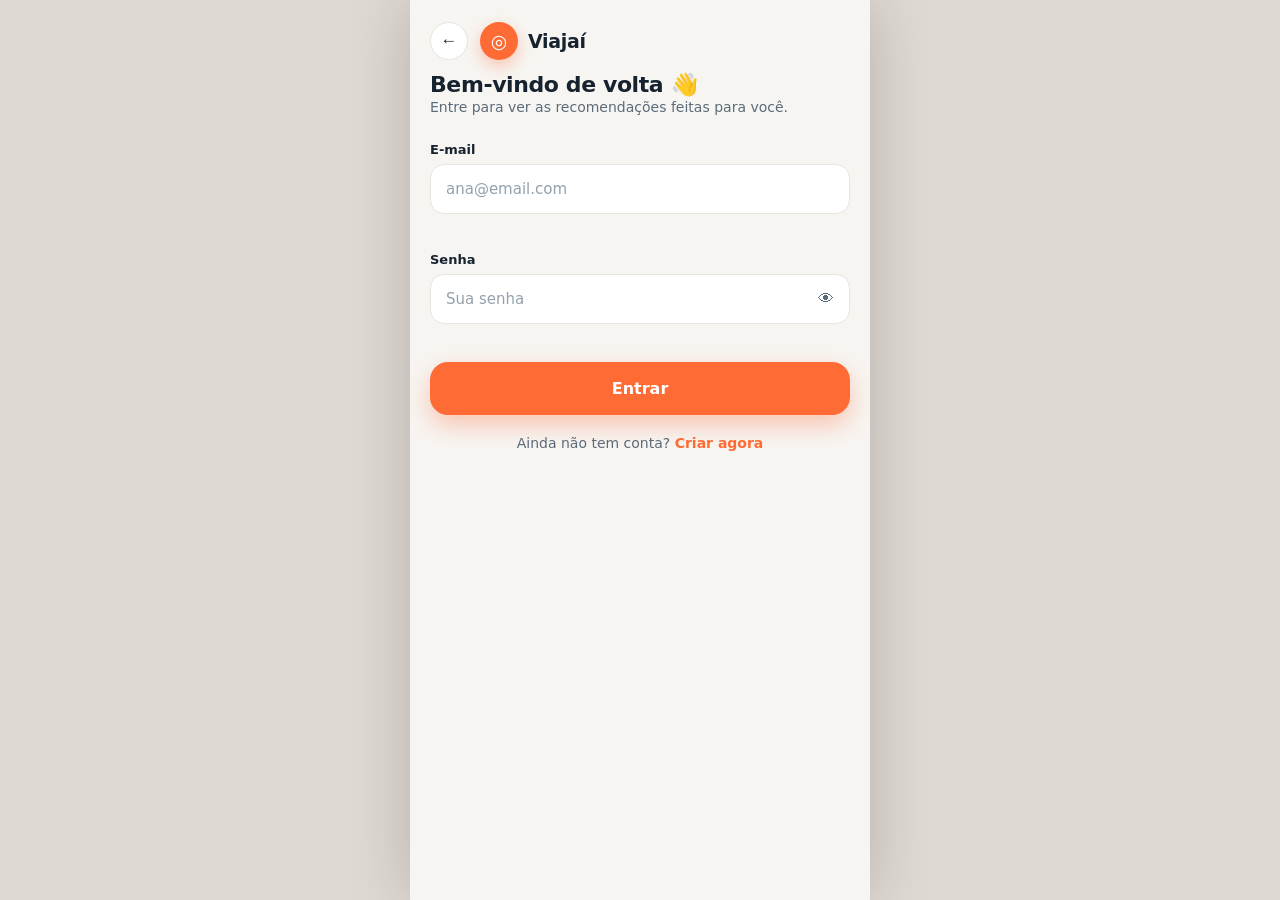
<file: frontend/app.html>
<!DOCTYPE html>
<html lang="pt-BR">
<head>
  <meta charset="UTF-8" />
  <meta name="viewport" content="width=device-width, initial-scale=1, viewport-fit=cover" />
  <title>Início · Viajaí</title>
  <link rel="stylesheet" href="vendor/leaflet/leaflet.css" />
  <link rel="stylesheet" href="css/estilos.css" />
</head>
<body>
  <main class="app">
    <header class="cabecalho-home">
      <div>
        <p class="texto-apoio" id="saudacao">Bem-vindo de volta</p>
        <h2 id="nome-usuario">…</h2>
      </div>
      <div style="display:flex;align-items:center;gap:10px">
        <button class="icone-redondo" id="atalho-salvos" title="Meus salvos">♥</button>
        <div class="avatar" id="avatar">?</div>
      </div>
    </header>

    <div class="busca">
      <label class="busca__caixa">
        <span>🔍</span>
        <input id="entrada-busca" type="search" placeholder="Buscar destinos, restaurantes..." />
      </label>
      <button class="busca__botao" id="botao-filtros" title="Filtros">⚙</button>
    </div>

    <div class="filtros" id="filtros"></div>

    <div class="conteudo">
      <!-- ---------------- Início ---------------- -->
      <section id="aba-inicio">
        <nav class="atalhos" aria-label="Ferramentas de viagem">
          <a class="atalho" href="viagens.html"><span class="atalho__icone">🧳</span>Viagens
            <span class="contador" id="contador-convites" hidden></span></a>
          <a class="atalho" href="comparar.html"><span class="atalho__icone">⚖️</span>Comparar</a>
          <a class="atalho" href="diario.html"><span class="atalho__icone">📔</span>Diário</a>
          <a class="atalho" href="comunidade.html"><span class="atalho__icone">💬</span>Comunidade</a>
        </nav>

        <div class="secao">
          <h2>Para você 🎯</h2>
          <button id="ver-todos">Ver todos</button>
        </div>
        <div class="carrossel" id="destaques"></div>

        <div class="secao" style="margin-top:18px">
          <h2>Explore mais</h2>
          <span class="texto-mini" id="contador-lugares"></span>
        </div>
        <div id="lista-lugares" class="carregando">
          <div class="esqueleto"></div><div class="esqueleto"></div><div class="esqueleto"></div>
        </div>
      </section>

      <!-- ---------------- Explorar ---------------- -->
      <section id="aba-explorar" hidden>
        <div class="bloco" id="painel-filtros">
          <h3>Filtrar resultados</h3>
          <div style="display:flex;gap:10px;margin-top:12px">
            <select class="selecao" id="filtro-preco">
              <option value="">Qualquer preço</option>
              <option value="1">Até $</option>
              <option value="2">Até $$</option>
              <option value="3">Até $$$</option>
              <option value="4">Até $$$$</option>
            </select>
            <select class="selecao" id="filtro-ordem">
              <option value="match">Maior match</option>
              <option value="nota">Melhor nota</option>
              <option value="populares">Mais salvos</option>
              <option value="preco">Menor preço</option>
              <option value="nome">Nome (A-Z)</option>
            </select>
          </div>
        </div>
        <div class="secao">
          <h2>Resultados</h2>
          <span class="texto-mini" id="contador-busca"></span>
        </div>
        <button type="button" class="botao botao--claro" id="ver-mapa" style="margin-bottom:12px">🗺️ Ver todos os lugares no mapa</button>
        <div id="lista-busca"></div>
      </section>

      <!-- ---------------- Salvos ---------------- -->
      <section id="aba-salvos" hidden>
        <div class="secao"><h2>Seus salvos ♥</h2><span class="texto-mini" id="contador-salvos"></span></div>
        <div id="lista-salvos"></div>
      </section>

      <!-- ---------------- Perfil ---------------- -->
      <section id="aba-perfil" hidden>
        <div class="perfil-topo">
          <div class="avatar" id="avatar-perfil">?</div>
          <div>
            <h2 id="perfil-nome">…</h2>
            <p class="texto-apoio" id="perfil-email"></p>
          </div>
        </div>

        <div class="bloco">
          <h3>Seu perfil de viagem</h3>
          <div class="etiquetas" id="perfil-interesses"></div>
          <div style="margin-top:14px">
            <div class="linha-info"><span>Orçamento</span><strong id="perfil-orcamento">—</strong></div>
            <div class="linha-info"><span>Localização</span><strong id="perfil-local">—</strong></div>
            <div class="linha-info"><span>Lugares salvos</span><strong id="perfil-salvos">0</strong></div>
            <div class="linha-info"><span>Conta verificada</span><strong id="perfil-verificado">—</strong></div>
          </div>
        </div>

        <div class="bloco">
          <h3>Suas viagens</h3>
          <div style="margin-top:10px">
            <a class="linha-info" href="viagens.html"><span>🧳 Viagens planejadas</span><strong id="perfil-viagens">—</strong></a>
            <a class="linha-info" href="diario.html"><span>📔 Diário e estatísticas</span><strong>›</strong></a>
            <a class="linha-info" href="comunidade.html"><span>💬 Comunidade de viajantes</span><strong>›</strong></a>
            <a class="linha-info" href="chat.html"><span>🔒 O que o Vai pode consultar</span><strong>›</strong></a>
          </div>
        </div>

        <button class="botao botao--claro" id="botao-interesses" type="button">
          Editar meus interesses
        </button>
        <button class="botao botao--texto" id="botao-sair">Sair da conta</button>
      </section>
    </div>

    <button class="fab" id="fab-chat" title="Falar com o Vai">💬</button>
    <span class="fab__legenda">Vai</span>

    <nav class="nav">
      <button data-aba="inicio" class="ativo"><span class="icone">🏠</span>Início</button>
      <button data-aba="explorar"><span class="icone">🔍</span>Explorar</button>
      <a href="viagens.html"><span class="icone">🧳</span>Viagens</a>
      <button data-aba="salvos"><span class="icone">🔖</span>Salvos</button>
      <button data-aba="perfil"><span class="icone">👤</span>Perfil</button>
    </nav>
  </main>

  <!-- Detalhes do lugar -->
  <div class="modal" id="modal">
    <div class="modal__fundo" data-fechar></div>
    <div class="modal__caixa">
      <div class="modal__foto" id="modal-foto"><div class="modal__puxador"></div></div>
      <p class="credito-foto" id="modal-credito" style="margin:-10px -20px 8px"></p>
      <div class="secao" style="align-items:center">
        <h2 id="modal-nome"></h2>
        <div class="match" id="modal-match"><span></span></div>
      </div>
      <p class="texto-apoio" id="modal-local"></p>
      <p style="margin:14px 0;font-size:14.5px;line-height:1.6" id="modal-descricao"></p>
      <div class="linha-info"><span>Avaliação</span><strong id="modal-nota"></strong></div>
      <div class="linha-info"><span>Faixa de preço</span><strong id="modal-preco"></strong></div>
      <div class="linha-info"><span>Distância de você</span><strong id="modal-distancia"></strong></div>
      <div class="linha-info"><span>Melhor época</span><strong id="modal-epoca"></strong></div>
      <button class="botao botao--primario" id="modal-favoritar" style="margin-top:18px">♥ Salvar</button>
      <div class="acoes-linha" style="margin-top:10px">
        <a class="botao botao--claro" id="modal-pagina" href="#">Ver detalhes e fotos</a>
        <a class="botao botao--suave" id="modal-planejar" href="#">🧳 Planejar viagem</a>
      </div>
      <button class="botao botao--texto" data-fechar>Fechar</button>
    </div>
  </div>

  <script src="vendor/leaflet/leaflet.js"></script>
  <script src="js/api.js"></script>
  <script src="js/ui.js"></script>
  <script src="js/app.js"></script>
</body>
</html>
</file>
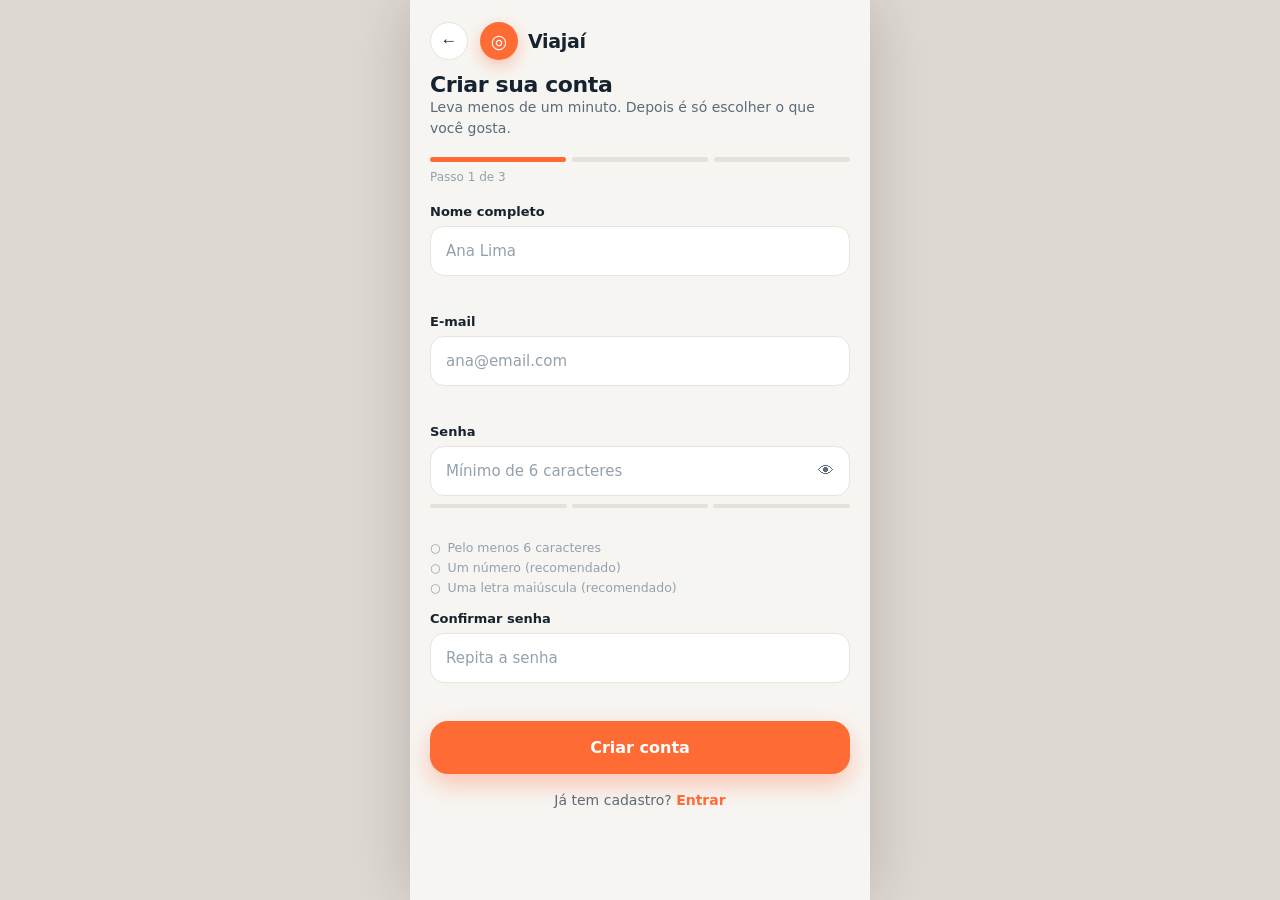
<file: frontend/cadastro.html>
<!DOCTYPE html>
<html lang="pt-BR">
<head>
  <meta charset="UTF-8" />
  <meta name="viewport" content="width=device-width, initial-scale=1, viewport-fit=cover" />
  <title>Criar conta · Viajaí</title>
  <link rel="stylesheet" href="css/estilos.css" />
</head>
<body>
  <main class="app">
    <header class="topo">
      <button class="topo__voltar" type="button" id="botao-voltar" aria-label="Voltar">←</button>
      <div class="marca">
        <div class="marca__icone">◎</div>
        <span class="marca__nome">Viajaí</span>
      </div>
    </header>

    <div class="conteudo conteudo--sem-nav">
      <!-- ============ ETAPA 1: dados da conta ============ -->
      <section id="etapa-dados">
        <h2>Criar sua conta</h2>
        <p class="texto-apoio">Leva menos de um minuto. Depois é só escolher o que você gosta.</p>
        <div class="passos">
          <span class="ativo"></span><span></span><span></span>
        </div>
        <p class="texto-mini">Passo 1 de 3</p>

        <div class="alerta" id="alerta-dados"></div>

        <form id="form-dados" novalidate style="margin-top: 18px">
          <div class="campo" id="campo-nome">
            <label for="nome">Nome completo</label>
            <div class="campo__caixa">
              <input id="nome" name="nome" type="text" placeholder="Ana Lima" autocomplete="name" />
              <span class="campo__estado"></span>
            </div>
            <span class="campo__mensagem"></span>
          </div>

          <div class="campo" id="campo-email">
            <label for="email">E-mail</label>
            <div class="campo__caixa">
              <input id="email" name="email" type="email" placeholder="ana@email.com" autocomplete="email" />
              <span class="campo__estado"></span>
            </div>
            <span class="campo__mensagem"></span>
          </div>

          <div class="campo" id="campo-senha">
            <label for="senha">Senha</label>
            <div class="campo__caixa">
              <input id="senha" name="senha" type="password" placeholder="Mínimo de 6 caracteres" autocomplete="new-password" />
              <button class="campo__acao" type="button" id="ver-senha" aria-label="Mostrar senha">👁</button>
            </div>
            <div class="forca" id="forca"><span></span><span></span><span></span></div>
            <span class="campo__mensagem"></span>
            <ul class="regras" id="regras">
              <li data-regra="tamanho">Pelo menos 6 caracteres</li>
              <li data-regra="numero">Um número (recomendado)</li>
              <li data-regra="maiuscula">Uma letra maiúscula (recomendado)</li>
            </ul>
          </div>

          <div class="campo" id="campo-confirmacao">
            <label for="confirmacao">Confirmar senha</label>
            <div class="campo__caixa">
              <input id="confirmacao" name="confirmacao" type="password" placeholder="Repita a senha" autocomplete="new-password" />
              <span class="campo__estado"></span>
            </div>
            <span class="campo__mensagem"></span>
          </div>

          <button class="botao botao--primario" type="submit" id="botao-cadastrar">Criar conta</button>
          <p class="texto-apoio" style="text-align:center;margin-top:16px">
            Já tem cadastro? <a href="login.html">Entrar</a>
          </p>
        </form>
      </section>

      <!-- ============ ETAPA 2: código de verificação ============ -->
      <section id="etapa-codigo" hidden>
        <h2>Confirme seu e-mail</h2>
        <p class="texto-apoio">
          Enviamos um código de 6 dígitos para <strong id="email-destino"></strong>.
        </p>
        <div class="passos">
          <span class="ativo"></span><span class="ativo"></span><span></span>
        </div>
        <p class="texto-mini">Passo 1 de 3 · verificação</p>

        <div class="alerta" id="alerta-codigo"></div>

        <form id="form-codigo" novalidate style="margin-top: 18px">
          <div class="campo" id="campo-codigo">
            <label>Código de verificação</label>
            <div class="codigo" id="codigo">
              <input type="text" inputmode="numeric" maxlength="1" aria-label="dígito 1" />
              <input type="text" inputmode="numeric" maxlength="1" aria-label="dígito 2" />
              <input type="text" inputmode="numeric" maxlength="1" aria-label="dígito 3" />
              <input type="text" inputmode="numeric" maxlength="1" aria-label="dígito 4" />
              <input type="text" inputmode="numeric" maxlength="1" aria-label="dígito 5" />
              <input type="text" inputmode="numeric" maxlength="1" aria-label="dígito 6" />
            </div>
            <span class="campo__mensagem"></span>
          </div>

          <button class="botao botao--primario" type="submit" id="botao-verificar">Verificar código</button>
          <button class="botao botao--texto" type="button" id="botao-reenviar">Reenviar código</button>
          <button class="botao botao--texto" type="button" id="botao-corrigir-email">Usar outro e-mail</button>
        </form>
      </section>
    </div>
  </main>

  <script src="js/api.js"></script>
  <script src="js/validacoes.js"></script>
  <script src="js/cadastro.js"></script>
</body>
</html>
</file>
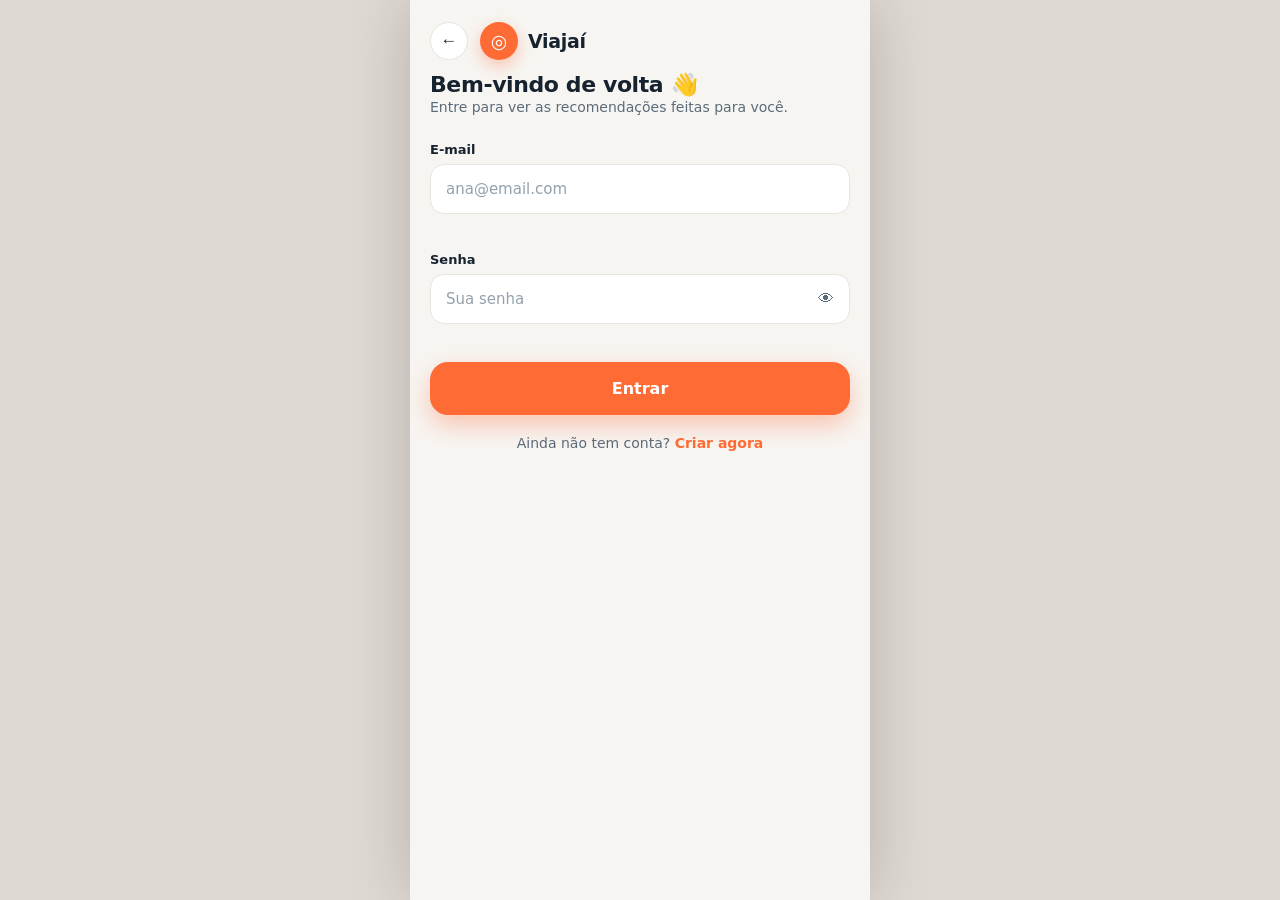
<file: frontend/chat.html>
<!DOCTYPE html>
<html lang="pt-BR">
<head>
  <meta charset="UTF-8" />
  <meta name="viewport" content="width=device-width, initial-scale=1, viewport-fit=cover" />
  <title>Vai · Assistente de viagem</title>
  <link rel="stylesheet" href="css/estilos.css" />
</head>
<body>
  <main class="app">
    <section class="chat">
      <header class="chat__topo">
        <button class="topo__voltar" type="button" id="botao-voltar" aria-label="Voltar">←</button>
        <div class="chat__avatar">🧳</div>
        <div>
          <h3>Vai</h3>
          <span class="chat__status">Assistente de viagem · online</span>
        </div>
        <span class="selo-ia" id="selo-ia">IA</span>
      </header>

      <div class="chat__ferramentas">
        <label class="visualmente-oculto" for="foco-viagem">Conversar sobre</label>
        <select id="foco-viagem">
          <option value="">💬 Conversa geral</option>
        </select>
        <button type="button" class="icone-botao" id="botao-permissoes" title="O que o Vai pode consultar"
                aria-label="Permissões do Vai">🔒</button>
      </div>

      <div class="chat__corpo" id="mensagens">
        <p class="chat__dia" id="dia">Hoje</p>
      </div>

      <div class="sugestoes" id="sugestoes"></div>

      <form class="chat__envio" id="form-chat">
        <input id="entrada" type="text" placeholder="Pergunte sobre sua viagem..." autocomplete="off" />
        <button type="submit" id="botao-enviar" aria-label="Enviar">➤</button>
      </form>
    </section>
  </main>

  <script src="js/api.js"></script>
  <script src="js/ui.js"></script>
  <script src="js/chat.js"></script>
</body>
</html>
</file>
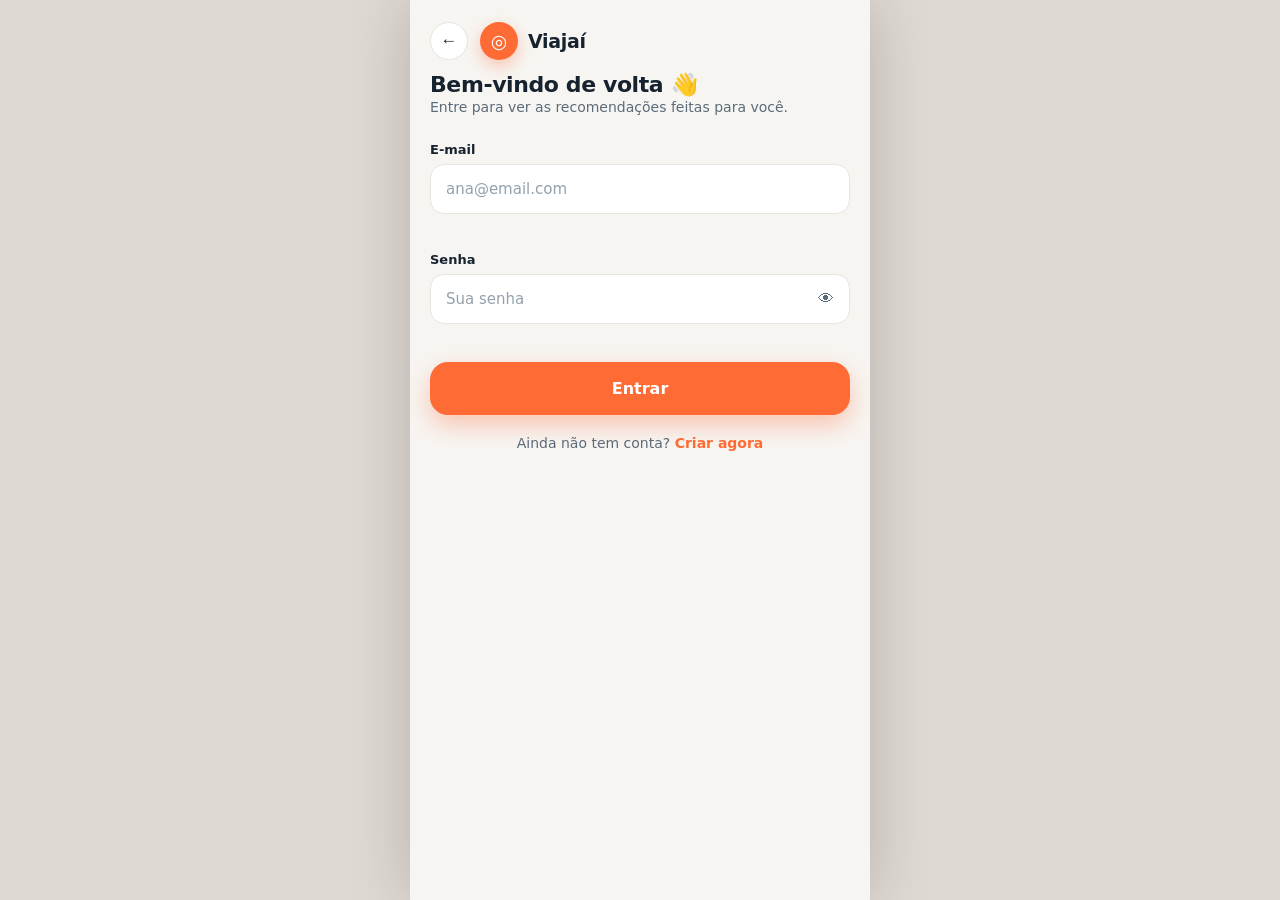
<file: frontend/diario.html>
<!DOCTYPE html>
<html lang="pt-BR">
<head>
  <meta charset="UTF-8" />
  <meta name="viewport" content="width=device-width, initial-scale=1, viewport-fit=cover" />
  <title>Diário de viagens · Viajaí</title>
  <link rel="stylesheet" href="css/estilos.css" />
</head>
<body>
  <main class="app app--amplo">
    <header class="pagina-topo">
      <button class="topo__voltar" type="button" id="botao-voltar" aria-label="Voltar">←</button>
      <h1>Diário de viagens</h1>
      <div class="pagina-topo__acoes"><button type="button" class="botao botao--primario botao--pequeno" id="novo-registro">＋ Memória</button></div>
    </header>
    <div class="conteudo">
      <section aria-label="Estatísticas" id="estatisticas"></section>
      <section aria-label="Linha do tempo" id="linha-tempo"></section>
    </div>
  </main>
  <script src="js/api.js"></script>
  <script src="js/ui.js"></script>
  <script src="js/formulario-viagem.js"></script>
  <script src="js/diario.js"></script>
</body>
</html>
</file>
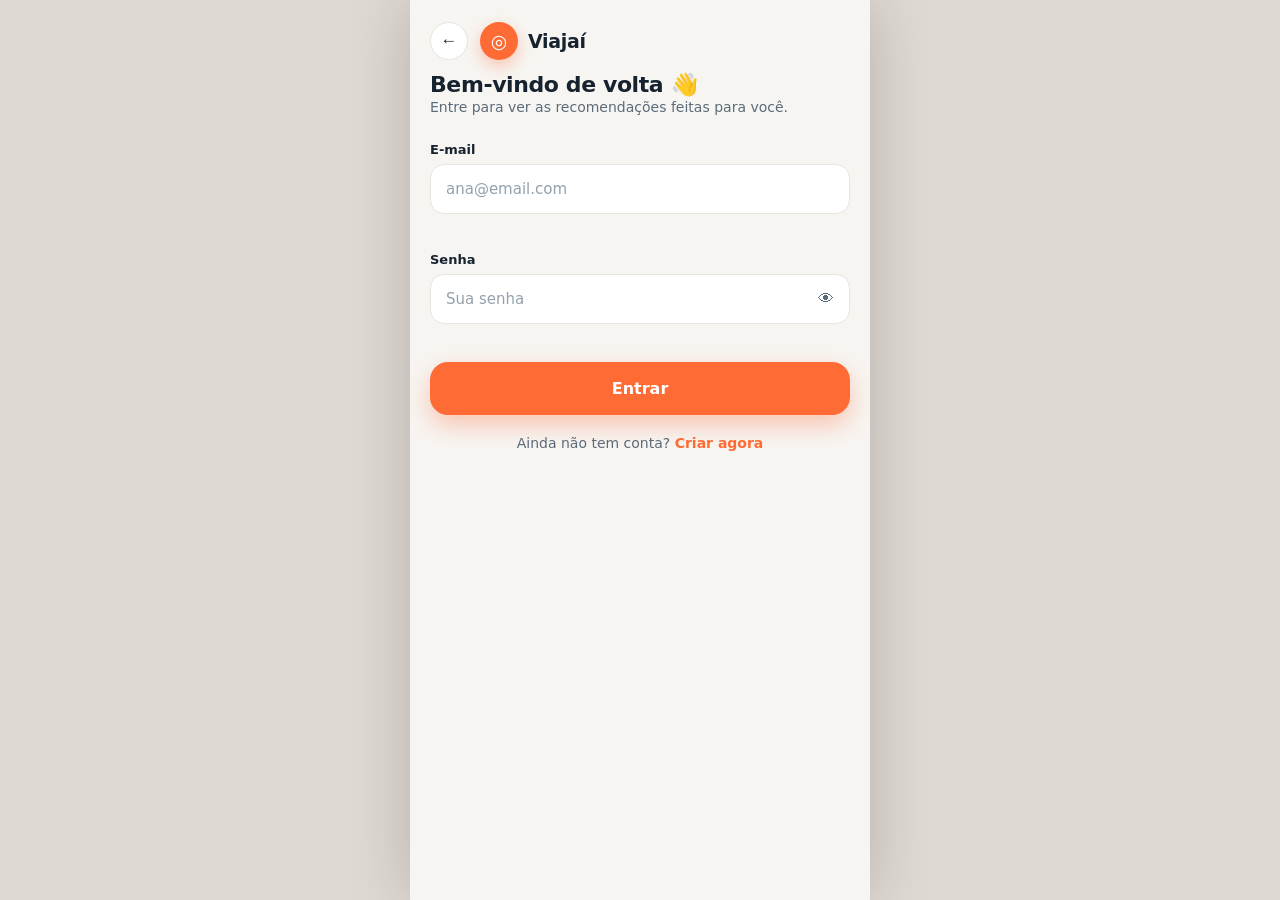
<file: frontend/interesses.html>
<!DOCTYPE html>
<html lang="pt-BR">
<head>
  <meta charset="UTF-8" />
  <meta name="viewport" content="width=device-width, initial-scale=1, viewport-fit=cover" />
  <title>Seus interesses · Viajaí</title>
  <link rel="stylesheet" href="css/estilos.css" />
</head>
<body>
  <main class="app">
    <header class="topo">
      <div class="marca">
        <div class="marca__icone">◎</div>
        <span class="marca__nome">Viajaí</span>
      </div>
    </header>

    <div class="conteudo conteudo--sem-nav">
      <h2>Seus interesses</h2>
      <p class="texto-apoio">Selecione o que você mais gosta. Quanto mais escolher, melhores as recomendações.</p>
      <div class="passos">
        <span class="ativo"></span><span class="ativo"></span><span></span>
      </div>
      <p class="texto-mini">Passo 2 de 3</p>

      <div class="alerta" id="alerta" style="margin-top:16px"></div>

      <div class="grade-interesses" id="grade-interesses"></div>

      <div class="bloco">
        <h3>Orçamento por viagem</h3>
        <p class="texto-apoio">Selecione sua faixa de gastos preferida.</p>
        <div class="orcamento" id="orcamento"></div>
        <p class="texto-mini" id="descricao-orcamento" style="text-align:center"></p>
      </div>

      <div class="bloco">
        <h3>Sua localização</h3>
        <p class="texto-apoio">Usamos para calcular a distância até cada destino.</p>
        <select class="selecao" id="cidade" style="margin-top:12px"></select>
      </div>
    </div>

    <div class="rodape-fixo">
      <button class="botao botao--primario" id="botao-salvar" type="button">
        Ver minhas recomendações →
      </button>
    </div>
  </main>

  <script src="js/api.js"></script>
  <script src="js/interesses.js"></script>
</body>
</html>
</file>
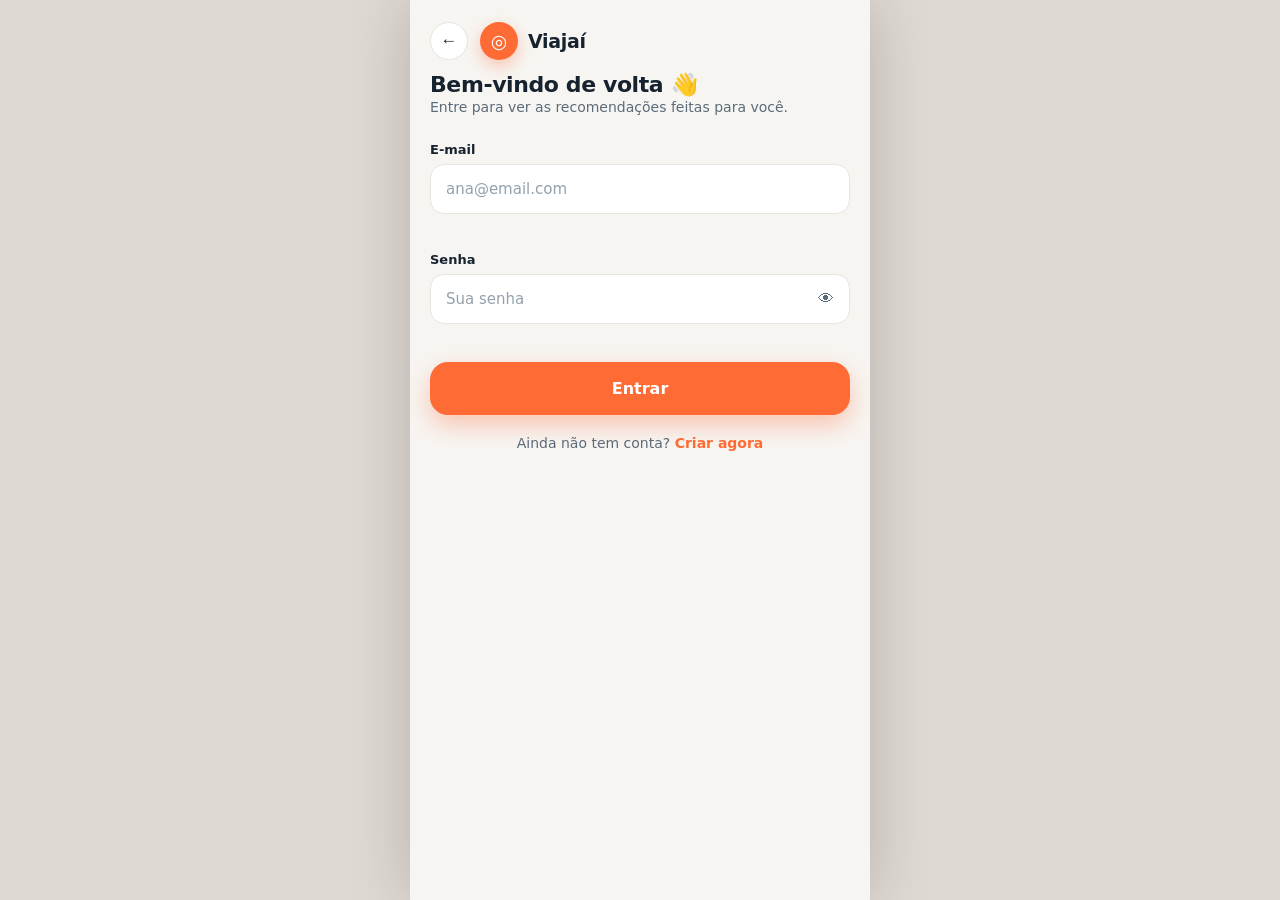
<file: frontend/login.html>
<!DOCTYPE html>
<html lang="pt-BR">
<head>
  <meta charset="UTF-8" />
  <meta name="viewport" content="width=device-width, initial-scale=1, viewport-fit=cover" />
  <title>Entrar · Viajaí</title>
  <link rel="stylesheet" href="css/estilos.css" />
</head>
<body>
  <main class="app">
    <header class="topo">
      <button class="topo__voltar" type="button" id="botao-voltar" aria-label="Voltar">←</button>
      <div class="marca">
        <div class="marca__icone">◎</div>
        <span class="marca__nome">Viajaí</span>
      </div>
    </header>

    <div class="conteudo conteudo--sem-nav">
      <h2>Bem-vindo de volta 👋</h2>
      <p class="texto-apoio">Entre para ver as recomendações feitas para você.</p>

      <div class="alerta" id="alerta"></div>

      <form id="form-login" novalidate style="margin-top: 24px">
        <div class="campo" id="campo-email">
          <label for="email">E-mail</label>
          <div class="campo__caixa">
            <input id="email" type="email" placeholder="ana@email.com" autocomplete="email" />
            <span class="campo__estado"></span>
          </div>
          <span class="campo__mensagem"></span>
        </div>

        <div class="campo" id="campo-senha">
          <label for="senha">Senha</label>
          <div class="campo__caixa">
            <input id="senha" type="password" placeholder="Sua senha" autocomplete="current-password" />
            <button class="campo__acao" type="button" id="ver-senha" aria-label="Mostrar senha">👁</button>
          </div>
          <span class="campo__mensagem"></span>
        </div>

        <button class="botao botao--primario" type="submit" id="botao-entrar">Entrar</button>
        <p class="texto-apoio" style="text-align:center;margin-top:18px">
          Ainda não tem conta? <a href="cadastro.html">Criar agora</a>
        </p>
      </form>
    </div>
  </main>

  <script src="js/api.js"></script>
  <script src="js/validacoes.js"></script>
  <script src="js/login.js"></script>
</body>
</html>
</file>
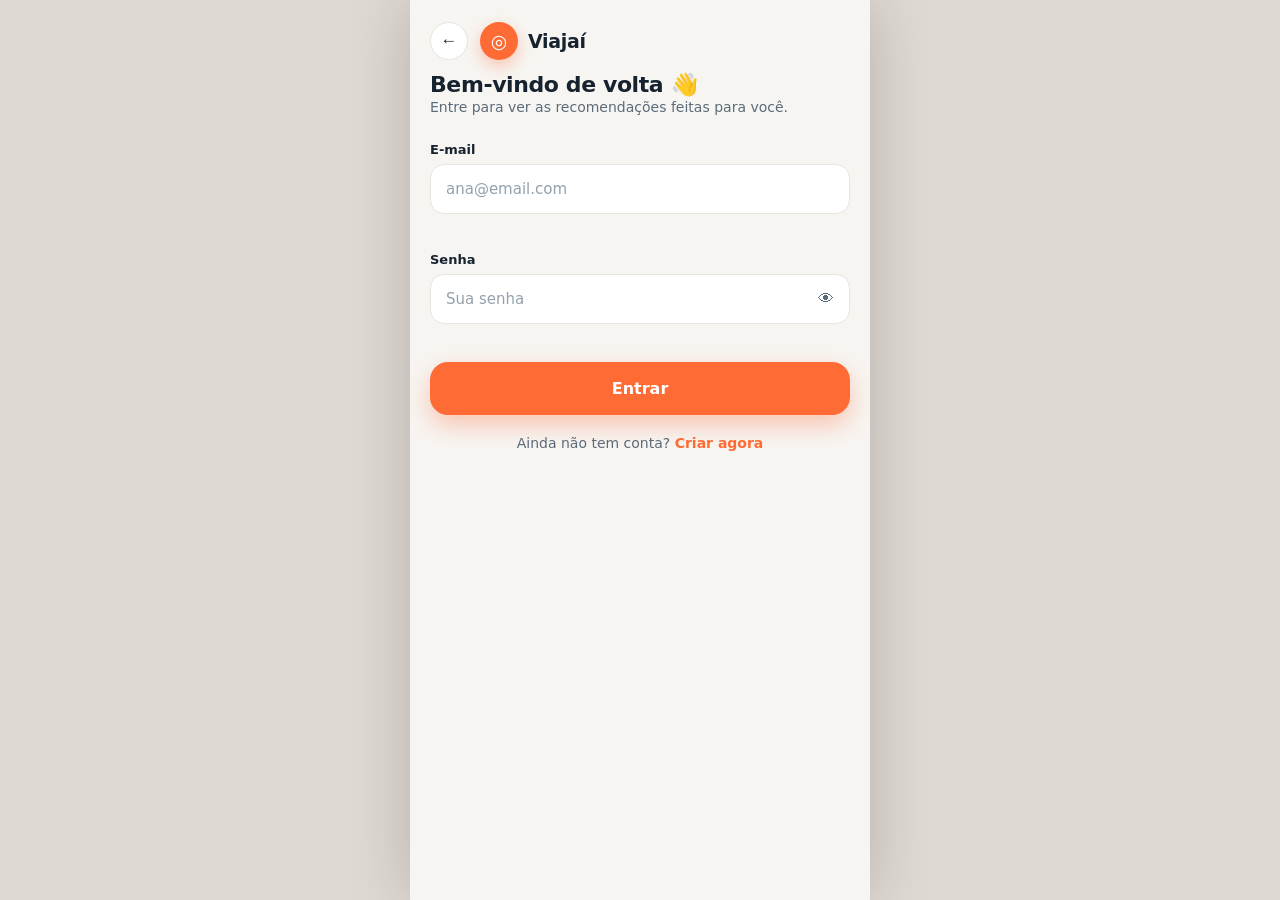
<file: frontend/lugar.html>
<!DOCTYPE html>
<html lang="pt-BR">
<head>
  <meta charset="UTF-8" />
  <meta name="viewport" content="width=device-width, initial-scale=1, viewport-fit=cover" />
  <title>Lugar · Viajaí</title>
  <link rel="stylesheet" href="vendor/leaflet/leaflet.css" />
  <link rel="stylesheet" href="css/estilos.css" />
</head>
<body>
  <main class="app app--amplo">
    <div class="galeria" id="galeria">
      <div class="galeria__topo">
        <button class="topo__voltar" type="button" id="botao-voltar" aria-label="Voltar">←</button>
        <button class="topo__voltar" type="button" id="botao-favorito" aria-label="Salvar lugar" aria-pressed="false">♡</button>
      </div>
      <div class="galeria__principal esqueleto" style="border-radius:0 0 26px 26px"></div>
    </div>

    <div class="conteudo" id="conteudo">
      <div class="carregando"><div class="esqueleto"></div><div class="esqueleto"></div></div>
    </div>
  </main>

  <script src="vendor/leaflet/leaflet.js"></script>
  <script src="js/api.js"></script>
  <script src="js/ui.js"></script>
  <script src="js/lugar.js"></script>
</body>
</html>
</file>
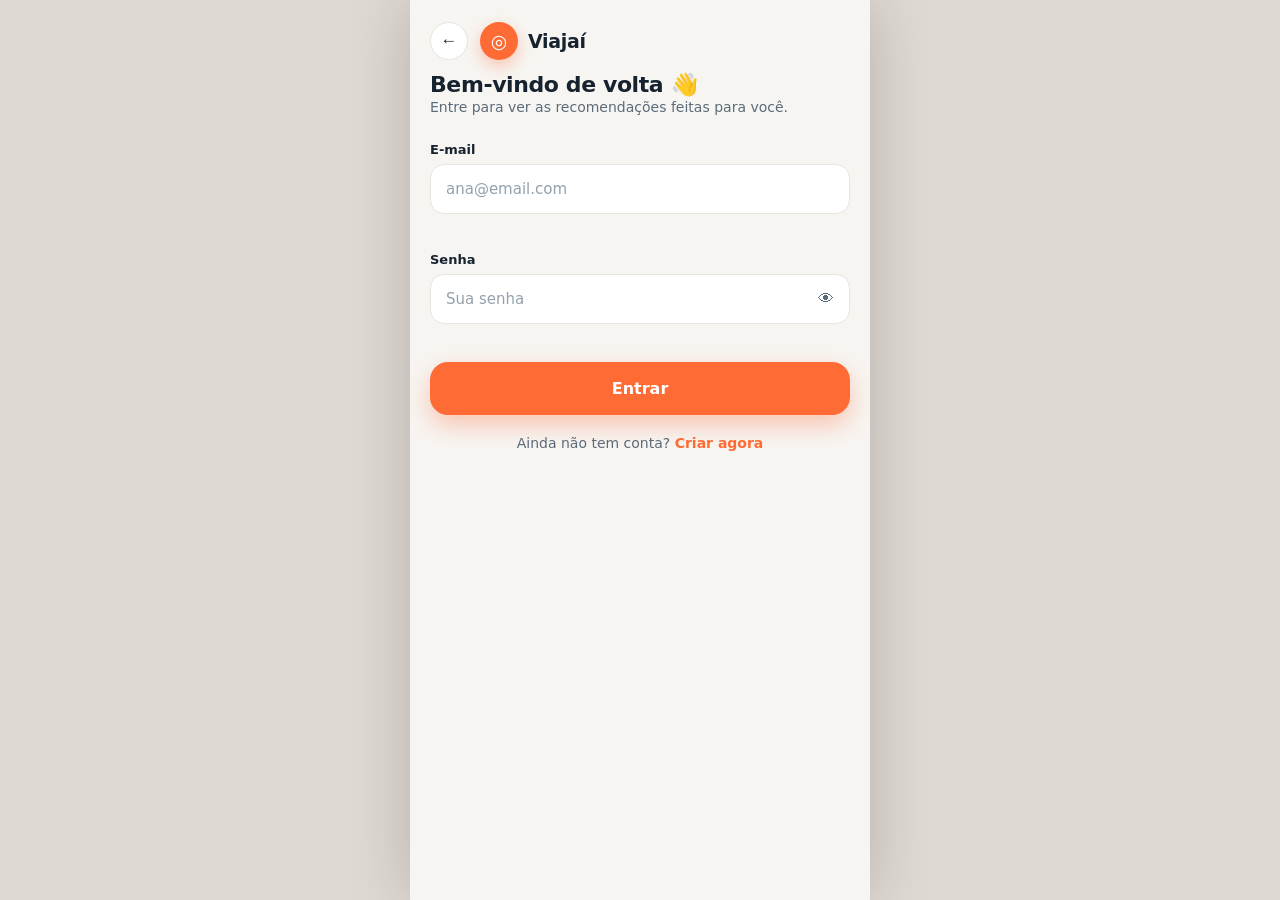
<file: frontend/viagem.html>
<!DOCTYPE html>
<html lang="pt-BR">
<head>
  <meta charset="UTF-8" />
  <meta name="viewport" content="width=device-width, initial-scale=1, viewport-fit=cover" />
  <title>Viagem · Viajaí</title>
  <link rel="stylesheet" href="vendor/leaflet/leaflet.css" />
  <link rel="stylesheet" href="css/estilos.css" />
</head>
<body>
  <main class="app app--amplo">
    <header class="pagina-topo">
      <button class="topo__voltar" type="button" id="botao-voltar" aria-label="Voltar">←</button>
      <h1 id="titulo-pagina">Viagem</h1>
      <div class="pagina-topo__acoes">
        <a class="icone-botao" id="abrir-vai" href="chat.html" title="Perguntar ao Vai sobre esta viagem" aria-label="Perguntar ao Vai">💬</a>
        <button type="button" class="icone-botao" id="editar-viagem" title="Editar viagem" aria-label="Editar viagem" hidden>✎</button>
        <button type="button" class="icone-botao" id="excluir-viagem" title="Excluir viagem" aria-label="Excluir viagem" hidden>🗑</button>
      </div>
    </header>

    <div id="capa"></div>

    <div class="abas" role="tablist" aria-label="Seções da viagem" id="abas"></div>

    <div class="conteudo">
      <section id="painel" role="tabpanel" aria-live="polite"></section>
    </div>
  </main>

  <script src="vendor/leaflet/leaflet.js"></script>
  <script src="js/api.js"></script>
  <script src="js/ui.js"></script>
  <script src="js/formulario-viagem.js"></script>
  <script src="js/viagem.js"></script>
  <script src="js/viagem-roteiro.js"></script>
  <script src="js/viagem-agenda.js"></script>
  <script src="js/viagem-gastos.js"></script>
  <script src="js/viagem-checklist.js"></script>
  <script src="js/viagem-mapa.js"></script>
  <script src="js/viagem-grupo.js"></script>
</body>
</html>
</file>
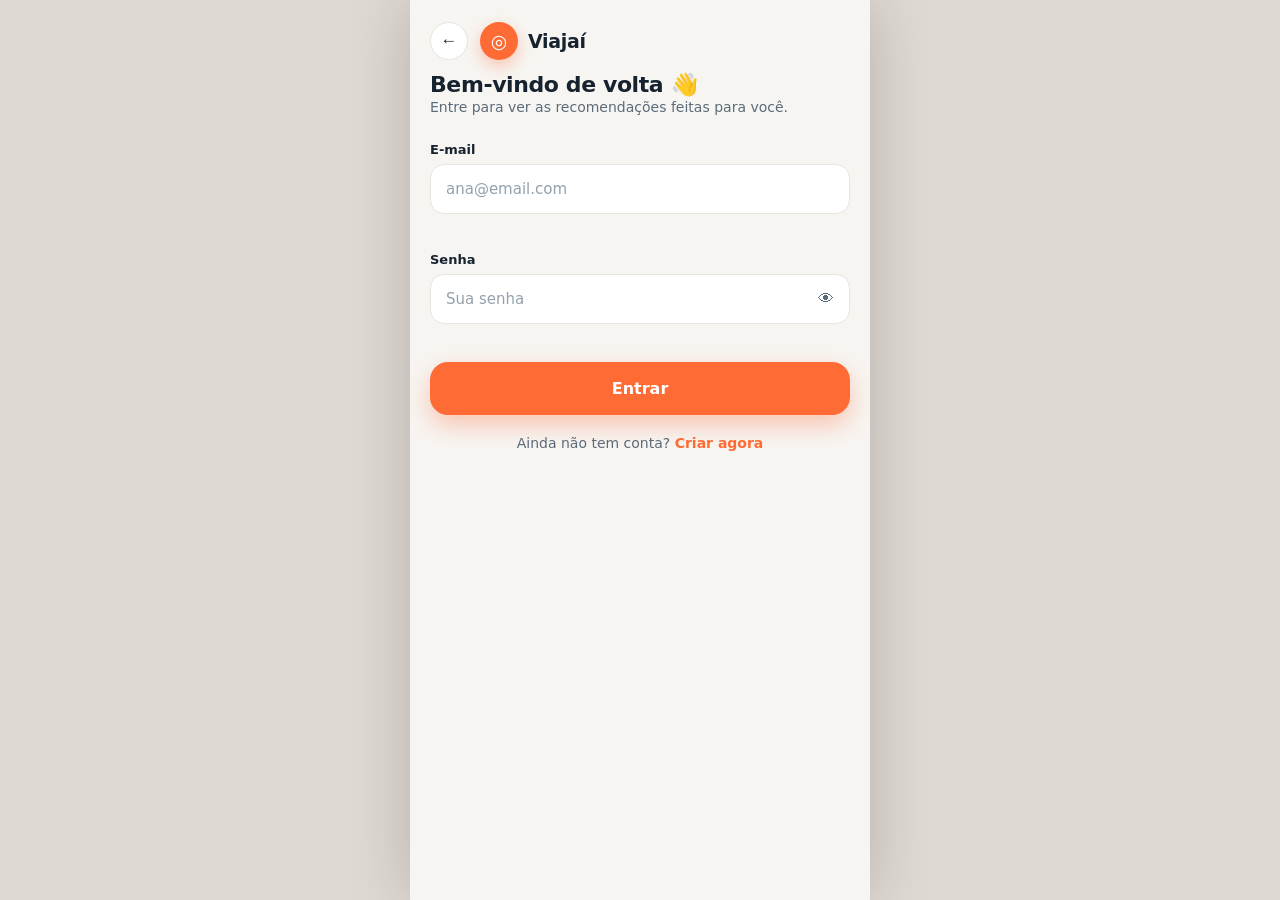
<file: frontend/viagens.html>
<!DOCTYPE html>
<html lang="pt-BR">
<head>
  <meta charset="UTF-8" />
  <meta name="viewport" content="width=device-width, initial-scale=1, viewport-fit=cover" />
  <title>Minhas viagens · Viajaí</title>
  <link rel="stylesheet" href="css/estilos.css" />
</head>
<body>
  <main class="app">
    <header class="pagina-topo">
      <h1>Minhas viagens</h1>
      <div class="pagina-topo__acoes">
        <button type="button" class="botao botao--primario botao--pequeno" id="nova-viagem">＋ Nova viagem</button>
      </div>
    </header>

    <div id="convites"></div>

    <div class="abas" role="tablist" aria-label="Filtrar viagens">
      <button class="aba" role="tab" data-status="" aria-selected="true">Todas</button>
      <button class="aba" role="tab" data-status="em_andamento" aria-selected="false">Em andamento <span class="contador" hidden></span></button>
      <button class="aba" role="tab" data-status="futura" aria-selected="false">Futuras <span class="contador" hidden></span></button>
      <button class="aba" role="tab" data-status="concluida" aria-selected="false">Concluídas <span class="contador" hidden></span></button>
    </div>

    <div class="conteudo">
      <div id="lista-viagens" aria-live="polite"></div>
    </div>
  </main>

  <script src="js/api.js"></script>
  <script src="js/ui.js"></script>
  <script src="js/formulario-viagem.js"></script>
  <script src="js/viagens.js"></script>
</body>
</html>
</file>
<file: frontend/vendor/leaflet/leaflet.css>
/* required styles */

.leaflet-pane,
.leaflet-tile,
.leaflet-marker-icon,
.leaflet-marker-shadow,
.leaflet-tile-container,
.leaflet-pane > svg,
.leaflet-pane > canvas,
.leaflet-zoom-box,
.leaflet-image-layer,
.leaflet-layer {
	position: absolute;
	left: 0;
	top: 0;
	}
.leaflet-container {
	overflow: hidden;
	}
.leaflet-tile,
.leaflet-marker-icon,
.leaflet-marker-shadow {
	-webkit-user-select: none;
	   -moz-user-select: none;
	        user-select: none;
	  -webkit-user-drag: none;
	}
/* Prevents IE11 from highlighting tiles in blue */
.leaflet-tile::selection {
	background: transparent;
}
/* Safari renders non-retina tile on retina better with this, but Chrome is worse */
.leaflet-safari .leaflet-tile {
	image-rendering: -webkit-optimize-contrast;
	}
/* hack that prevents hw layers "stretching" when loading new tiles */
.leaflet-safari .leaflet-tile-container {
	width: 1600px;
	height: 1600px;
	-webkit-transform-origin: 0 0;
	}
.leaflet-marker-icon,
.leaflet-marker-shadow {
	display: block;
	}
/* .leaflet-container svg: reset svg max-width decleration shipped in Joomla! (joomla.org) 3.x */
/* .leaflet-container img: map is broken in FF if you have max-width: 100% on tiles */
.leaflet-container .leaflet-overlay-pane svg {
	max-width: none !important;
	max-height: none !important;
	}
.leaflet-container .leaflet-marker-pane img,
.leaflet-container .leaflet-shadow-pane img,
.leaflet-container .leaflet-tile-pane img,
.leaflet-container img.leaflet-image-layer,
.leaflet-container .leaflet-tile {
	max-width: none !important;
	max-height: none !important;
	width: auto;
	padding: 0;
	}

.leaflet-container img.leaflet-tile {
	/* See: https://bugs.chromium.org/p/chromium/issues/detail?id=600120 */
	mix-blend-mode: plus-lighter;
}

.leaflet-container.leaflet-touch-zoom {
	-ms-touch-action: pan-x pan-y;
	touch-action: pan-x pan-y;
	}
.leaflet-container.leaflet-touch-drag {
	-ms-touch-action: pinch-zoom;
	/* Fallback for FF which doesn't support pinch-zoom */
	touch-action: none;
	touch-action: pinch-zoom;
}
.leaflet-container.leaflet-touch-drag.leaflet-touch-zoom {
	-ms-touch-action: none;
	touch-action: none;
}
.leaflet-container {
	-webkit-tap-highlight-color: transparent;
}
.leaflet-container a {
	-webkit-tap-highlight-color: rgba(51, 181, 229, 0.4);
}
.leaflet-tile {
	filter: inherit;
	visibility: hidden;
	}
.leaflet-tile-loaded {
	visibility: inherit;
	}
.leaflet-zoom-box {
	width: 0;
	height: 0;
	-moz-box-sizing: border-box;
	     box-sizing: border-box;
	z-index: 800;
	}
/* workaround for https://bugzilla.mozilla.org/show_bug.cgi?id=888319 */
.leaflet-overlay-pane svg {
	-moz-user-select: none;
	}

.leaflet-pane         { z-index: 400; }

.leaflet-tile-pane    { z-index: 200; }
.leaflet-overlay-pane { z-index: 400; }
.leaflet-shadow-pane  { z-index: 500; }
.leaflet-marker-pane  { z-index: 600; }
.leaflet-tooltip-pane   { z-index: 650; }
.leaflet-popup-pane   { z-index: 700; }

.leaflet-map-pane canvas { z-index: 100; }
.leaflet-map-pane svg    { z-index: 200; }

.leaflet-vml-shape {
	width: 1px;
	height: 1px;
	}
.lvml {
	behavior: url(#default#VML);
	display: inline-block;
	position: absolute;
	}


/* control positioning */

.leaflet-control {
	position: relative;
	z-index: 800;
	pointer-events: visiblePainted; /* IE 9-10 doesn't have auto */
	pointer-events: auto;
	}
.leaflet-top,
.leaflet-bottom {
	position: absolute;
	z-index: 1000;
	pointer-events: none;
	}
.leaflet-top {
	top: 0;
	}
.leaflet-right {
	right: 0;
	}
.leaflet-bottom {
	bottom: 0;
	}
.leaflet-left {
	left: 0;
	}
.leaflet-control {
	float: left;
	clear: both;
	}
.leaflet-right .leaflet-control {
	float: right;
	}
.leaflet-top .leaflet-control {
	margin-top: 10px;
	}
.leaflet-bottom .leaflet-control {
	margin-bottom: 10px;
	}
.leaflet-left .leaflet-control {
	margin-left: 10px;
	}
.leaflet-right .leaflet-control {
	margin-right: 10px;
	}


/* zoom and fade animations */

.leaflet-fade-anim .leaflet-popup {
	opacity: 0;
	-webkit-transition: opacity 0.2s linear;
	   -moz-transition: opacity 0.2s linear;
	        transition: opacity 0.2s linear;
	}
.leaflet-fade-anim .leaflet-map-pane .leaflet-popup {
	opacity: 1;
	}
.leaflet-zoom-animated {
	-webkit-transform-origin: 0 0;
	    -ms-transform-origin: 0 0;
	        transform-origin: 0 0;
	}
svg.leaflet-zoom-animated {
	will-change: transform;
}

.leaflet-zoom-anim .leaflet-zoom-animated {
	-webkit-transition: -webkit-transform 0.25s cubic-bezier(0,0,0.25,1);
	   -moz-transition:    -moz-transform 0.25s cubic-bezier(0,0,0.25,1);
	        transition:         transform 0.25s cubic-bezier(0,0,0.25,1);
	}
.leaflet-zoom-anim .leaflet-tile,
.leaflet-pan-anim .leaflet-tile {
	-webkit-transition: none;
	   -moz-transition: none;
	        transition: none;
	}

.leaflet-zoom-anim .leaflet-zoom-hide {
	visibility: hidden;
	}


/* cursors */

.leaflet-interactive {
	cursor: pointer;
	}
.leaflet-grab {
	cursor: -webkit-grab;
	cursor:    -moz-grab;
	cursor:         grab;
	}
.leaflet-crosshair,
.leaflet-crosshair .leaflet-interactive {
	cursor: crosshair;
	}
.leaflet-popup-pane,
.leaflet-control {
	cursor: auto;
	}
.leaflet-dragging .leaflet-grab,
.leaflet-dragging .leaflet-grab .leaflet-interactive,
.leaflet-dragging .leaflet-marker-draggable {
	cursor: move;
	cursor: -webkit-grabbing;
	cursor:    -moz-grabbing;
	cursor:         grabbing;
	}

/* marker & overlays interactivity */
.leaflet-marker-icon,
.leaflet-marker-shadow,
.leaflet-image-layer,
.leaflet-pane > svg path,
.leaflet-tile-container {
	pointer-events: none;
	}

.leaflet-marker-icon.leaflet-interactive,
.leaflet-image-layer.leaflet-interactive,
.leaflet-pane > svg path.leaflet-interactive,
svg.leaflet-image-layer.leaflet-interactive path {
	pointer-events: visiblePainted; /* IE 9-10 doesn't have auto */
	pointer-events: auto;
	}

/* visual tweaks */

.leaflet-container {
	background: #ddd;
	outline-offset: 1px;
	}
.leaflet-container a {
	color: #0078A8;
	}
.leaflet-zoom-box {
	border: 2px dotted #38f;
	background: rgba(255,255,255,0.5);
	}


/* general typography */
.leaflet-container {
	font-family: "Helvetica Neue", Arial, Helvetica, sans-serif;
	font-size: 12px;
	font-size: 0.75rem;
	line-height: 1.5;
	}


/* general toolbar styles */

.leaflet-bar {
	box-shadow: 0 1px 5px rgba(0,0,0,0.65);
	border-radius: 4px;
	}
.leaflet-bar a {
	background-color: #fff;
	border-bottom: 1px solid #ccc;
	width: 26px;
	height: 26px;
	line-height: 26px;
	display: block;
	text-align: center;
	text-decoration: none;
	color: black;
	}
.leaflet-bar a,
.leaflet-control-layers-toggle {
	background-position: 50% 50%;
	background-repeat: no-repeat;
	display: block;
	}
.leaflet-bar a:hover,
.leaflet-bar a:focus {
	background-color: #f4f4f4;
	}
.leaflet-bar a:first-child {
	border-top-left-radius: 4px;
	border-top-right-radius: 4px;
	}
.leaflet-bar a:last-child {
	border-bottom-left-radius: 4px;
	border-bottom-right-radius: 4px;
	border-bottom: none;
	}
.leaflet-bar a.leaflet-disabled {
	cursor: default;
	background-color: #f4f4f4;
	color: #bbb;
	}

.leaflet-touch .leaflet-bar a {
	width: 30px;
	height: 30px;
	line-height: 30px;
	}
.leaflet-touch .leaflet-bar a:first-child {
	border-top-left-radius: 2px;
	border-top-right-radius: 2px;
	}
.leaflet-touch .leaflet-bar a:last-child {
	border-bottom-left-radius: 2px;
	border-bottom-right-radius: 2px;
	}

/* zoom control */

.leaflet-control-zoom-in,
.leaflet-control-zoom-out {
	font: bold 18px 'Lucida Console', Monaco, monospace;
	text-indent: 1px;
	}

.leaflet-touch .leaflet-control-zoom-in, .leaflet-touch .leaflet-control-zoom-out  {
	font-size: 22px;
	}


/* layers control */

.leaflet-control-layers {
	box-shadow: 0 1px 5px rgba(0,0,0,0.4);
	background: #fff;
	border-radius: 5px;
	}
.leaflet-control-layers-toggle {
	background-image: url(images/layers.png);
	width: 36px;
	height: 36px;
	}
.leaflet-retina .leaflet-control-layers-toggle {
	background-image: url(images/layers-2x.png);
	background-size: 26px 26px;
	}
.leaflet-touch .leaflet-control-layers-toggle {
	width: 44px;
	height: 44px;
	}
.leaflet-control-layers .leaflet-control-layers-list,
.leaflet-control-layers-expanded .leaflet-control-layers-toggle {
	display: none;
	}
.leaflet-control-layers-expanded .leaflet-control-layers-list {
	display: block;
	position: relative;
	}
.leaflet-control-layers-expanded {
	padding: 6px 10px 6px 6px;
	color: #333;
	background: #fff;
	}
.leaflet-control-layers-scrollbar {
	overflow-y: scroll;
	overflow-x: hidden;
	padding-right: 5px;
	}
.leaflet-control-layers-selector {
	margin-top: 2px;
	position: relative;
	top: 1px;
	}
.leaflet-control-layers label {
	display: block;
	font-size: 13px;
	font-size: 1.08333em;
	}
.leaflet-control-layers-separator {
	height: 0;
	border-top: 1px solid #ddd;
	margin: 5px -10px 5px -6px;
	}

/* Default icon URLs */
.leaflet-default-icon-path { /* used only in path-guessing heuristic, see L.Icon.Default */
	background-image: url(images/marker-icon.png);
	}


/* attribution and scale controls */

.leaflet-container .leaflet-control-attribution {
	background: #fff;
	background: rgba(255, 255, 255, 0.8);
	margin: 0;
	}
.leaflet-control-attribution,
.leaflet-control-scale-line {
	padding: 0 5px;
	color: #333;
	line-height: 1.4;
	}
.leaflet-control-attribution a {
	text-decoration: none;
	}
.leaflet-control-attribution a:hover,
.leaflet-control-attribution a:focus {
	text-decoration: underline;
	}
.leaflet-attribution-flag {
	display: inline !important;
	vertical-align: baseline !important;
	width: 1em;
	height: 0.6669em;
	}
.leaflet-left .leaflet-control-scale {
	margin-left: 5px;
	}
.leaflet-bottom .leaflet-control-scale {
	margin-bottom: 5px;
	}
.leaflet-control-scale-line {
	border: 2px solid #777;
	border-top: none;
	line-height: 1.1;
	padding: 2px 5px 1px;
	white-space: nowrap;
	-moz-box-sizing: border-box;
	     box-sizing: border-box;
	background: rgba(255, 255, 255, 0.8);
	text-shadow: 1px 1px #fff;
	}
.leaflet-control-scale-line:not(:first-child) {
	border-top: 2px solid #777;
	border-bottom: none;
	margin-top: -2px;
	}
.leaflet-control-scale-line:not(:first-child):not(:last-child) {
	border-bottom: 2px solid #777;
	}

.leaflet-touch .leaflet-control-attribution,
.leaflet-touch .leaflet-control-layers,
.leaflet-touch .leaflet-bar {
	box-shadow: none;
	}
.leaflet-touch .leaflet-control-layers,
.leaflet-touch .leaflet-bar {
	border: 2px solid rgba(0,0,0,0.2);
	background-clip: padding-box;
	}


/* popup */

.leaflet-popup {
	position: absolute;
	text-align: center;
	margin-bottom: 20px;
	}
.leaflet-popup-content-wrapper {
	padding: 1px;
	text-align: left;
	border-radius: 12px;
	}
.leaflet-popup-content {
	margin: 13px 24px 13px 20px;
	line-height: 1.3;
	font-size: 13px;
	font-size: 1.08333em;
	min-height: 1px;
	}
.leaflet-popup-content p {
	margin: 17px 0;
	margin: 1.3em 0;
	}
.leaflet-popup-tip-container {
	width: 40px;
	height: 20px;
	position: absolute;
	left: 50%;
	margin-top: -1px;
	margin-left: -20px;
	overflow: hidden;
	pointer-events: none;
	}
.leaflet-popup-tip {
	width: 17px;
	height: 17px;
	padding: 1px;

	margin: -10px auto 0;
	pointer-events: auto;

	-webkit-transform: rotate(45deg);
	   -moz-transform: rotate(45deg);
	    -ms-transform: rotate(45deg);
	        transform: rotate(45deg);
	}
.leaflet-popup-content-wrapper,
.leaflet-popup-tip {
	background: white;
	color: #333;
	box-shadow: 0 3px 14px rgba(0,0,0,0.4);
	}
.leaflet-container a.leaflet-popup-close-button {
	position: absolute;
	top: 0;
	right: 0;
	border: none;
	text-align: center;
	width: 24px;
	height: 24px;
	font: 16px/24px Tahoma, Verdana, sans-serif;
	color: #757575;
	text-decoration: none;
	background: transparent;
	}
.leaflet-container a.leaflet-popup-close-button:hover,
.leaflet-container a.leaflet-popup-close-button:focus {
	color: #585858;
	}
.leaflet-popup-scrolled {
	overflow: auto;
	}

.leaflet-oldie .leaflet-popup-content-wrapper {
	-ms-zoom: 1;
	}
.leaflet-oldie .leaflet-popup-tip {
	width: 24px;
	margin: 0 auto;

	-ms-filter: "progid:DXImageTransform.Microsoft.Matrix(M11=0.70710678, M12=0.70710678, M21=-0.70710678, M22=0.70710678)";
	filter: progid:DXImageTransform.Microsoft.Matrix(M11=0.70710678, M12=0.70710678, M21=-0.70710678, M22=0.70710678);
	}

.leaflet-oldie .leaflet-control-zoom,
.leaflet-oldie .leaflet-control-layers,
.leaflet-oldie .leaflet-popup-content-wrapper,
.leaflet-oldie .leaflet-popup-tip {
	border: 1px solid #999;
	}


/* div icon */

.leaflet-div-icon {
	background: #fff;
	border: 1px solid #666;
	}


/* Tooltip */
/* Base styles for the element that has a tooltip */
.leaflet-tooltip {
	position: absolute;
	padding: 6px;
	background-color: #fff;
	border: 1px solid #fff;
	border-radius: 3px;
	color: #222;
	white-space: nowrap;
	-webkit-user-select: none;
	-moz-user-select: none;
	-ms-user-select: none;
	user-select: none;
	pointer-events: none;
	box-shadow: 0 1px 3px rgba(0,0,0,0.4);
	}
.leaflet-tooltip.leaflet-interactive {
	cursor: pointer;
	pointer-events: auto;
	}
.leaflet-tooltip-top:before,
.leaflet-tooltip-bottom:before,
.leaflet-tooltip-left:before,
.leaflet-tooltip-right:before {
	position: absolute;
	pointer-events: none;
	border: 6px solid transparent;
	background: transparent;
	content: "";
	}

/* Directions */

.leaflet-tooltip-bottom {
	margin-top: 6px;
}
.leaflet-tooltip-top {
	margin-top: -6px;
}
.leaflet-tooltip-bottom:before,
.leaflet-tooltip-top:before {
	left: 50%;
	margin-left: -6px;
	}
.leaflet-tooltip-top:before {
	bottom: 0;
	margin-bottom: -12px;
	border-top-color: #fff;
	}
.leaflet-tooltip-bottom:before {
	top: 0;
	margin-top: -12px;
	margin-left: -6px;
	border-bottom-color: #fff;
	}
.leaflet-tooltip-left {
	margin-left: -6px;
}
.leaflet-tooltip-right {
	margin-left: 6px;
}
.leaflet-tooltip-left:before,
.leaflet-tooltip-right:before {
	top: 50%;
	margin-top: -6px;
	}
.leaflet-tooltip-left:before {
	right: 0;
	margin-right: -12px;
	border-left-color: #fff;
	}
.leaflet-tooltip-right:before {
	left: 0;
	margin-left: -12px;
	border-right-color: #fff;
	}

/* Printing */

@media print {
	/* Prevent printers from removing background-images of controls. */
	.leaflet-control {
		-webkit-print-color-adjust: exact;
		print-color-adjust: exact;
		}
	}
</file>
<file: frontend/css/estilos.css>
/* ============================================================
   Viajaí — folha de estilos única do frontend
   ============================================================ */

:root {
  --laranja: #ff6b35;
  --laranja-escuro: #e85a25;
  --laranja-claro: #fff1ea;
  --tinta: #16232f;
  --tinta-media: #5b6b7a;
  --tinta-fraca: #93a1ad;
  --fundo: #f7f5f2;
  --branco: #ffffff;
  --borda: #e8e4de;
  --verde: #16a34a;
  --azul: #2f80ed;
  --vermelho: #d92d20;
  --raio: 18px;
  --raio-g: 26px;
  --sombra: 0 8px 28px rgba(22, 35, 47, .08);
  --sombra-forte: 0 14px 40px rgba(22, 35, 47, .16);
  --fonte: "Segoe UI", system-ui, -apple-system, "Helvetica Neue", Arial, sans-serif;
}

* { box-sizing: border-box; }

html, body {
  margin: 0;
  padding: 0;
  font-family: var(--fonte);
  color: var(--tinta);
  background: #ded9d2;
  -webkit-font-smoothing: antialiased;
}

body { display: flex; justify-content: center; min-height: 100vh; }

/* Container que simula a tela do celular ------------------------------- */
.app {
  width: 100%;
  max-width: 460px;
  min-height: 100vh;
  background: var(--fundo);
  position: relative;
  overflow-x: hidden;
  box-shadow: 0 0 60px rgba(0, 0, 0, .18);
  display: flex;
  flex-direction: column;
}

.conteudo { flex: 1; padding: 0 20px 120px; }
.conteudo--sem-nav { padding-bottom: 32px; }

/* Tipografia ----------------------------------------------------------- */
h1, h2, h3 { margin: 0; line-height: 1.15; letter-spacing: -.4px; }
h1 { font-size: 30px; font-weight: 800; }
h2 { font-size: 22px; font-weight: 800; }
h3 { font-size: 16px; font-weight: 700; }
p { margin: 0; line-height: 1.5; }
.texto-apoio { color: var(--tinta-media); font-size: 14px; }
.texto-mini { color: var(--tinta-fraca); font-size: 12px; }
a { color: var(--laranja); text-decoration: none; font-weight: 600; }

/* Marca ---------------------------------------------------------------- */
.marca { display: flex; align-items: center; gap: 10px; }
.marca__icone {
  width: 38px; height: 38px; border-radius: 50%;
  background: var(--laranja); color: #fff;
  display: grid; place-items: center; font-size: 19px; font-weight: 700;
  box-shadow: 0 6px 16px rgba(255, 107, 53, .35);
}
.marca__nome { font-size: 19px; font-weight: 800; letter-spacing: -.3px; }

/* ======================= TELA DE BOAS-VINDAS ========================= */
.boas-vindas {
  position: relative;
  min-height: 100vh;
  display: flex;
  flex-direction: column;
  justify-content: space-between;
  padding: 28px 22px 34px;
  color: #fff;
  background-image: url("../assets/praia.jpg");
  background-size: cover;
  background-position: center;
  isolation: isolate;
}
.boas-vindas::after {
  content: "";
  position: absolute; inset: 0; z-index: -1;
  background: linear-gradient(180deg,
      rgba(10, 25, 35, .38) 0%,
      rgba(10, 25, 35, .10) 32%,
      rgba(10, 25, 35, .55) 68%,
      rgba(8, 20, 28, .86) 100%);
}
.boas-vindas .marca__nome { color: #fff; text-shadow: 0 2px 12px rgba(0, 0, 0, .35); }

.aviso {
  display: flex; align-items: center; gap: 12px;
  background: rgba(20, 28, 34, .82);
  backdrop-filter: blur(6px);
  color: #fff; font-size: 13px; line-height: 1.35;
  padding: 12px 14px; border-radius: 14px;
  margin: 0 auto 18px; max-width: 320px;
}
.aviso button {
  margin-left: auto; background: rgba(255, 255, 255, .14); border: 1px solid rgba(255, 255, 255, .35);
  color: #fff; width: 26px; height: 26px; border-radius: 8px; cursor: pointer; font-size: 14px;
}

.chips-flutuantes { display: flex; gap: 8px; flex-wrap: wrap; margin-bottom: 16px; }
.chip-vidro {
  background: rgba(255, 255, 255, .18);
  border: 1px solid rgba(255, 255, 255, .38);
  backdrop-filter: blur(8px);
  color: #fff; font-size: 13px; font-weight: 600;
  padding: 7px 14px; border-radius: 999px;
}

.boas-vindas h1 { font-size: 34px; text-shadow: 0 2px 18px rgba(0, 0, 0, .35); }
.boas-vindas .texto-apoio { color: rgba(255, 255, 255, .88); margin: 12px 0 26px; font-size: 15px; }

/* Botões --------------------------------------------------------------- */
.botao {
  display: flex; align-items: center; justify-content: center; gap: 8px;
  width: 100%; padding: 17px 20px; border-radius: var(--raio);
  font-family: var(--fonte); font-size: 16px; font-weight: 700;
  border: none; cursor: pointer; transition: transform .12s ease, filter .18s ease;
}
.botao:active { transform: scale(.985); }
.botao[disabled] { opacity: .6; cursor: not-allowed; }
.botao--primario { background: var(--laranja); color: #fff; box-shadow: 0 10px 24px rgba(255, 107, 53, .35); }
.botao--primario:hover:not([disabled]) { filter: brightness(1.05); }
.botao--vidro {
  background: rgba(255, 255, 255, .16); color: #fff;
  border: 1px solid rgba(255, 255, 255, .45); backdrop-filter: blur(8px);
  margin-top: 12px;
}
.botao--claro { background: var(--branco); color: var(--tinta); border: 1px solid var(--borda); }
.botao--texto { background: none; color: var(--laranja); box-shadow: none; padding: 12px; }

/* Cabeçalhos internos --------------------------------------------------- */
.topo { display: flex; align-items: center; gap: 12px; padding: 22px 20px 12px; }
.topo__voltar {
  width: 38px; height: 38px; border-radius: 50%; border: 1px solid var(--borda);
  background: var(--branco); cursor: pointer; font-size: 17px; color: var(--tinta);
}

.passos { display: flex; gap: 6px; margin: 18px 0 6px; }
.passos span { flex: 1; height: 5px; border-radius: 99px; background: #e6e1da; }
.passos span.ativo { background: var(--laranja); }

/* Formulários ----------------------------------------------------------- */
.campo { margin-bottom: 16px; }
.campo label { display: block; font-size: 13px; font-weight: 700; margin-bottom: 7px; color: var(--tinta); }
.campo__caixa { position: relative; display: flex; align-items: center; }
.campo input {
  width: 100%; padding: 15px 44px 15px 15px; font-size: 15px; font-family: var(--fonte);
  border: 1.5px solid var(--borda); border-radius: 14px; background: var(--branco); color: var(--tinta);
  transition: border-color .15s ease, box-shadow .15s ease;
}
.campo input:focus { outline: none; border-color: var(--laranja); box-shadow: 0 0 0 4px rgba(255, 107, 53, .14); }
.campo input::placeholder { color: var(--tinta-fraca); }
.campo__acao {
  position: absolute; right: 8px; background: none; border: none; cursor: pointer;
  font-size: 16px; padding: 8px; color: var(--tinta-media);
}
.campo__estado { position: absolute; right: 14px; font-size: 15px; pointer-events: none; }
.campo.valido input { border-color: #9ad5b0; }
.campo.invalido input { border-color: var(--vermelho); }
.campo__mensagem { display: block; font-size: 12.5px; margin-top: 6px; min-height: 16px; color: var(--tinta-media); }
.campo.invalido .campo__mensagem { color: var(--vermelho); }
.campo.valido .campo__mensagem { color: var(--verde); }

.forca { display: flex; gap: 5px; margin-top: 8px; }
.forca span { flex: 1; height: 4px; border-radius: 99px; background: #e6e1da; transition: background .2s ease; }
.forca span.fraca { background: #e5484d; }
.forca span.media { background: #f5a524; }
.forca span.forte { background: var(--verde); }

.regras { list-style: none; margin: 10px 0 0; padding: 0; display: grid; gap: 5px; }
.regras li { font-size: 12.5px; color: var(--tinta-fraca); display: flex; align-items: center; gap: 7px; }
.regras li.ok { color: var(--verde); }
.regras li::before { content: "○"; font-size: 12px; }
.regras li.ok::before { content: "●"; }

.alerta {
  padding: 13px 15px; border-radius: 14px; font-size: 13.5px; margin-bottom: 16px; display: none;
}
.alerta.visivel { display: block; }
.alerta--erro { background: #fdecea; color: #a4262c; border: 1px solid #f7cfcb; }
.alerta--ok { background: #e9f7ef; color: #14683a; border: 1px solid #c6ebd5; }

/* Código de verificação -------------------------------------------------- */
.codigo { display: flex; gap: 9px; justify-content: space-between; margin: 6px 0 4px; }
.codigo input {
  width: 100%; aspect-ratio: 1 / 1.15; text-align: center; font-size: 22px; font-weight: 800;
  border: 1.5px solid var(--borda); border-radius: 14px; background: var(--branco);
  font-family: var(--fonte); color: var(--tinta);
}
.codigo input:focus { outline: none; border-color: var(--laranja); box-shadow: 0 0 0 4px rgba(255, 107, 53, .14); }

/* Interesses ------------------------------------------------------------- */
.grade-interesses { display: grid; grid-template-columns: 1fr 1fr; gap: 12px; margin: 6px 0 22px; }
.interesse {
  position: relative; display: flex; align-items: center; gap: 11px;
  padding: 16px 14px; border-radius: var(--raio); border: 2px solid var(--borda);
  background: var(--branco); cursor: pointer; font-weight: 700; font-size: 15px;
  transition: border-color .15s ease, box-shadow .15s ease, transform .12s ease;
}
.interesse:active { transform: scale(.98); }
.interesse__icone { width: 34px; height: 34px; border-radius: 11px; display: grid; place-items: center; font-size: 17px; }
.interesse.selecionado { border-color: var(--laranja); background: var(--laranja-claro); }
.interesse.selecionado::after {
  content: "✓"; position: absolute; top: -9px; right: -7px;
  width: 24px; height: 24px; border-radius: 50%; background: var(--laranja); color: #fff;
  display: grid; place-items: center; font-size: 13px; font-weight: 700;
  box-shadow: 0 4px 10px rgba(255, 107, 53, .4);
}

.bloco { background: var(--branco); border: 1px solid var(--borda); border-radius: var(--raio-g); padding: 18px; margin-bottom: 16px; }
.bloco h3 { margin-bottom: 4px; }

.orcamento { display: flex; gap: 9px; margin: 14px 0 8px; }
.orcamento button {
  flex: 1; padding: 13px 0; border-radius: 14px; border: none; cursor: pointer;
  background: var(--laranja-claro); color: var(--laranja); font-weight: 800; font-size: 15px;
  font-family: var(--fonte); transition: all .15s ease;
}
.orcamento button.ativo { background: var(--laranja); color: #fff; box-shadow: 0 8px 18px rgba(255, 107, 53, .32); }

.selecao {
  width: 100%; padding: 14px 15px; border-radius: 14px; border: 1.5px solid var(--borda);
  background: var(--branco); font-family: var(--fonte); font-size: 15px; color: var(--tinta);
}
.selecao:focus { outline: none; border-color: var(--laranja); }

.rodape-fixo {
  position: sticky; bottom: 0; padding: 14px 20px calc(16px + env(safe-area-inset-bottom));
  background: linear-gradient(180deg, rgba(247, 245, 242, 0) 0%, var(--fundo) 32%);
}

/* ============================ HOME ==================================== */
.cabecalho-home {
  display: flex; align-items: flex-start; justify-content: space-between;
  padding: 26px 20px 14px;
}
.avatar {
  width: 44px; height: 44px; border-radius: 50%; background: linear-gradient(135deg, #ffb088, var(--laranja));
  color: #fff; display: grid; place-items: center; font-weight: 800; font-size: 15px;
  border: 2px solid #fff; box-shadow: var(--sombra);
}
.icone-redondo {
  width: 40px; height: 40px; border-radius: 50%; border: none; cursor: pointer;
  background: var(--laranja-claro); color: var(--laranja); font-size: 17px;
}

.busca { display: flex; align-items: center; gap: 10px; padding: 0 20px 14px; }
.busca__caixa {
  flex: 1; display: flex; align-items: center; gap: 10px; background: var(--branco);
  border: 1px solid var(--borda); border-radius: 999px; padding: 13px 16px;
}
.busca__caixa input { border: none; outline: none; flex: 1; font-size: 14.5px; font-family: var(--fonte); background: none; color: var(--tinta); }
.busca__botao {
  width: 44px; height: 44px; border-radius: 50%; border: none; background: var(--laranja);
  color: #fff; font-size: 16px; cursor: pointer; box-shadow: 0 8px 18px rgba(255, 107, 53, .32);
}

.filtros { display: flex; gap: 9px; overflow-x: auto; padding: 2px 20px 16px; scrollbar-width: none; }
.filtros::-webkit-scrollbar { display: none; }
.filtro {
  white-space: nowrap; padding: 10px 18px; border-radius: 999px; cursor: pointer;
  border: 1px solid var(--borda); background: var(--branco); color: var(--tinta);
  font-size: 14px; font-weight: 600; font-family: var(--fonte);
}
.filtro.ativo { background: var(--laranja); border-color: var(--laranja); color: #fff; }

.secao { display: flex; align-items: baseline; justify-content: space-between; padding: 6px 0 12px; }
.secao h2 { font-size: 19px; }
.secao a, .secao button {
  background: none; border: none; color: var(--laranja); font-weight: 700; font-size: 13.5px;
  cursor: pointer; font-family: var(--fonte);
}

/* Carrossel de destaques */
.carrossel {
  display: flex; gap: 14px; overflow-x: auto; padding-bottom: 8px; scroll-snap-type: x mandatory;
  scrollbar-width: none; margin: 0 -20px; padding-left: 20px; padding-right: 20px;
}
.carrossel::-webkit-scrollbar { display: none; }
.destaque {
  position: relative; min-width: 224px; height: 246px; border-radius: 22px; overflow: hidden;
  scroll-snap-align: start; cursor: pointer; background: #ddd; box-shadow: var(--sombra);
}
.destaque__foto { position: absolute; inset: 0; background-size: cover; background-position: center; }
.destaque__foto::after {
  content: ""; position: absolute; inset: 0;
  background: linear-gradient(180deg, rgba(0, 0, 0, .18) 0%, rgba(0, 0, 0, 0) 40%, rgba(0, 0, 0, .75) 100%);
}
.destaque__etiqueta {
  position: absolute; top: 12px; left: 12px; background: rgba(255, 255, 255, .92);
  color: var(--tinta); font-size: 11.5px; font-weight: 800; padding: 5px 11px; border-radius: 999px;
  text-transform: capitalize;
}
.destaque__etiqueta--laranja { background: var(--laranja); color: #fff; }
.destaque__coracao {
  position: absolute; top: 10px; right: 10px; width: 32px; height: 32px; border-radius: 50%;
  border: none; background: rgba(255, 255, 255, .92); cursor: pointer; font-size: 14px; color: var(--laranja);
}
.destaque__info { position: absolute; left: 0; right: 0; bottom: 0; padding: 14px; color: #fff; }
.destaque__info h3 { font-size: 15.5px; }
.destaque__meta { display: flex; align-items: center; gap: 8px; font-size: 12.5px; margin-top: 5px; color: rgba(255, 255, 255, .9); }

/* Lista */
.cartao {
  display: flex; gap: 13px; align-items: center; background: var(--branco);
  border: 1px solid var(--borda); border-radius: 20px; padding: 11px; margin-bottom: 12px;
  cursor: pointer; transition: box-shadow .16s ease, transform .12s ease;
}
.cartao:hover { box-shadow: var(--sombra); }
.cartao:active { transform: scale(.995); }
.cartao__foto { width: 92px; height: 82px; border-radius: 15px; background-size: cover; background-position: center; flex-shrink: 0; }
.cartao__corpo { flex: 1; min-width: 0; }
.cartao__corpo h3 { font-size: 15px; margin-bottom: 5px; }
.cartao__linha { display: flex; align-items: center; gap: 7px; font-size: 12.5px; color: var(--tinta-media); flex-wrap: wrap; }
.categoria { color: var(--laranja); font-weight: 700; text-transform: capitalize; }
.nota { font-weight: 700; color: var(--tinta); }

/* Anel de match */
.match {
  --p: 0;
  width: 46px; height: 46px; border-radius: 50%; flex-shrink: 0;
  background: conic-gradient(var(--verde) calc(var(--p) * 1%), #e9ece9 0);
  display: grid; place-items: center; position: relative;
}
.match::before { content: ""; position: absolute; inset: 3.5px; background: var(--branco); border-radius: 50%; }
.match span { position: relative; font-size: 11.5px; font-weight: 800; color: var(--verde); }
.match--sobre { position: absolute; right: 12px; bottom: 74px; box-shadow: 0 4px 14px rgba(0, 0, 0, .2); }

.vazio { text-align: center; padding: 44px 20px; color: var(--tinta-media); }
.vazio__icone { font-size: 38px; margin-bottom: 10px; }

.carregando { display: grid; gap: 12px; }
.esqueleto { height: 104px; border-radius: 20px; background: linear-gradient(90deg, #ececec 25%, #f6f6f6 50%, #ececec 75%); background-size: 200% 100%; animation: brilho 1.2s infinite; }
@keyframes brilho { from { background-position: 200% 0; } to { background-position: -200% 0; } }

/* Navegação inferior ---------------------------------------------------- */
.nav {
  position: fixed; bottom: 0; left: 50%; transform: translateX(-50%);
  width: 100%; max-width: 460px; background: rgba(255, 255, 255, .97);
  backdrop-filter: blur(10px); border-top: 1px solid var(--borda);
  display: flex; justify-content: space-around; align-items: center;
  padding: 9px 8px calc(9px + env(safe-area-inset-bottom)); z-index: 20;
}
.nav button {
  background: none; border: none; cursor: pointer; font-family: var(--fonte);
  display: flex; flex-direction: column; align-items: center; gap: 3px;
  font-size: 11px; font-weight: 700; color: var(--tinta-fraca); padding: 5px 12px; border-radius: 12px;
}
.nav button .icone, .nav a .icone { font-size: 18px; }
.nav button.ativo, .nav a.ativo { color: var(--laranja); }
.nav a {
  display: flex; flex-direction: column; align-items: center; gap: 3px; font-family: var(--fonte);
  font-size: 11px; font-weight: 700; color: var(--tinta-fraca); padding: 5px 10px; border-radius: 12px;
}
.destaque__foto img { width: 100%; height: 100%; object-fit: cover; display: block; }
img.cartao__foto { object-fit: cover; background: #ddd; }
a.linha-info { color: var(--tinta); font-weight: 400; }

.fab {
  position: fixed; right: max(16px, calc(50% - 214px)); bottom: 78px; z-index: 25;
  width: 58px; height: 58px; border-radius: 50%; border: 3px solid #fff;
  background: linear-gradient(135deg, #6b4b3a, #3d2a20); color: #fff; font-size: 22px;
  cursor: pointer; box-shadow: var(--sombra-forte);
  display: grid; place-items: center;
}
.fab__legenda {
  position: fixed; right: max(16px, calc(50% - 214px)); bottom: 60px; z-index: 25;
  width: 58px; text-align: center; font-size: 10.5px; font-weight: 800; color: var(--laranja);
}

/* ============================ CHAT ==================================== */
.chat { display: flex; flex-direction: column; height: 100vh; }
.chat__topo {
  display: flex; align-items: center; gap: 12px; padding: 18px 18px 14px;
  border-bottom: 1px solid var(--borda); background: var(--branco);
}
.chat__avatar {
  width: 42px; height: 42px; border-radius: 50%; background: linear-gradient(135deg, #7a5540, #3d2a20);
  color: #fff; display: grid; place-items: center; font-size: 19px;
}
.chat__status { font-size: 12px; color: var(--verde); display: flex; align-items: center; gap: 5px; }
.chat__status::before { content: ""; width: 7px; height: 7px; border-radius: 50%; background: var(--verde); }
.selo-ia { margin-left: auto; background: var(--laranja-claro); color: var(--laranja); font-size: 11px; font-weight: 800; padding: 5px 10px; border-radius: 999px; }

.chat__corpo { flex: 1; overflow-y: auto; padding: 18px; display: flex; flex-direction: column; gap: 12px; }
.chat__dia { text-align: center; font-size: 11.5px; color: var(--tinta-fraca); margin: 4px 0; }
.mensagem { display: flex; gap: 9px; align-items: flex-end; max-width: 86%; }
.mensagem--ia { align-self: flex-start; }
.mensagem--usuario { align-self: flex-end; flex-direction: row-reverse; }
.mensagem__bolha {
  background: var(--branco); border: 1px solid var(--borda); padding: 13px 15px;
  border-radius: 18px 18px 18px 5px; font-size: 14.5px; line-height: 1.5; white-space: pre-wrap;
  box-shadow: 0 2px 8px rgba(22, 35, 47, .05);
}
.mensagem--usuario .mensagem__bolha {
  background: var(--laranja); color: #fff; border-color: var(--laranja);
  border-radius: 18px 18px 5px 18px;
}
.mensagem__mini {
  width: 30px; height: 30px; border-radius: 50%; flex-shrink: 0; display: grid; place-items: center;
  font-size: 14px; background: linear-gradient(135deg, #7a5540, #3d2a20); color: #fff;
}
.mensagem--usuario .mensagem__mini { background: var(--laranja); }
.digitando span {
  display: inline-block; width: 7px; height: 7px; border-radius: 50%; background: var(--tinta-fraca);
  margin-right: 3px; animation: pular 1s infinite;
}
.digitando span:nth-child(2) { animation-delay: .15s; }
.digitando span:nth-child(3) { animation-delay: .3s; }
@keyframes pular { 0%, 60%, 100% { transform: translateY(0); opacity: .5; } 30% { transform: translateY(-5px); opacity: 1; } }

.sugestoes { display: flex; gap: 8px; flex-wrap: wrap; padding: 0 18px 10px; }
.sugestao {
  background: var(--branco); border: 1px solid var(--laranja); color: var(--laranja);
  border-radius: 999px; padding: 9px 15px; font-size: 13px; font-weight: 700;
  cursor: pointer; font-family: var(--fonte);
}

.chat__envio {
  display: flex; align-items: center; gap: 10px; padding: 12px 16px calc(14px + env(safe-area-inset-bottom));
  border-top: 1px solid var(--borda); background: var(--branco);
}
.chat__envio input {
  flex: 1; border: 1px solid var(--borda); background: var(--fundo); border-radius: 999px;
  padding: 14px 18px; font-size: 14.5px; font-family: var(--fonte); color: var(--tinta);
}
.chat__envio input:focus { outline: none; border-color: var(--laranja); }
.chat__envio button {
  width: 46px; height: 46px; border-radius: 50%; border: none; background: var(--laranja); color: #fff;
  font-size: 17px; cursor: pointer; box-shadow: 0 8px 18px rgba(255, 107, 53, .32);
}

/* Perfil ---------------------------------------------------------------- */
.perfil-topo { display: flex; align-items: center; gap: 14px; margin: 8px 0 20px; }
.perfil-topo .avatar { width: 62px; height: 62px; font-size: 20px; }
.linha-info { display: flex; justify-content: space-between; padding: 13px 0; border-bottom: 1px solid var(--borda); font-size: 14.5px; }
.linha-info:last-child { border-bottom: none; }
.linha-info strong { font-weight: 700; }
.etiquetas { display: flex; flex-wrap: wrap; gap: 8px; margin-top: 10px; }
.etiqueta { background: var(--laranja-claro); color: var(--laranja); font-size: 12.5px; font-weight: 700; padding: 7px 13px; border-radius: 999px; }

/* Modal de detalhes ------------------------------------------------------ */
.modal { position: fixed; inset: 0; z-index: 40; display: none; }
.modal.aberto { display: block; }
.modal__fundo { position: absolute; inset: 0; background: rgba(10, 20, 28, .5); }
.modal__caixa {
  position: absolute; left: 50%; bottom: 0; transform: translateX(-50%);
  width: 100%; max-width: 460px; background: var(--branco);
  border-radius: 26px 26px 0 0; padding: 0 20px 26px; max-height: 88vh; overflow-y: auto;
  animation: subir .22s ease;
}
@keyframes subir { from { transform: translate(-50%, 40px); opacity: .4; } to { transform: translate(-50%, 0); opacity: 1; } }
.modal__foto { height: 180px; margin: 0 -20px 16px; background-size: cover; background-position: center; border-radius: 26px 26px 0 0; }
.modal__puxador { width: 42px; height: 4px; border-radius: 99px; background: rgba(255, 255, 255, .8); margin: 10px auto 0; }

@media (max-width: 480px) {
  .app { box-shadow: none; }
  .fab, .fab__legenda { right: 16px; }
}

/* ======================================================================
   EXPANSÃO — componentes compartilhados (mesma identidade visual)
   ====================================================================== */
:root {
  --trilho: #eeeae4;
  --sucesso-claro: #e9f7ef;
  --aviso: #b45309;
  --aviso-claro: #fff6e5;
  --erro-claro: #fdecea;
  --azul-claro: #eaf2fe;
  --foco: 0 0 0 3px rgba(255, 107, 53, .45);
  --transicao: .18s ease;
}

:focus-visible { outline: none; box-shadow: var(--foco); border-radius: 10px; }
.sem-rolagem { overflow: hidden; }
.visualmente-oculto { position: absolute !important; width: 1px; height: 1px; overflow: hidden; clip: rect(0 0 0 0); white-space: nowrap; }
img { max-width: 100%; }
.img--falhou { visibility: hidden; }

@media (prefers-reduced-motion: reduce) {
  *, *::before, *::after { animation-duration: .01ms !important; transition-duration: .01ms !important; }
}

/* Telas mais ricas (viagem, comparador, diário) ganham largura em telas grandes */
@media (min-width: 1024px) {
  .app--amplo { max-width: 980px; }
  .app--amplo ~ .nav, .app--amplo .nav { max-width: 980px; }
}

/* Botões extras */
.botao--pequeno { width: auto; padding: 10px 16px; font-size: 14px; border-radius: 12px; }
.botao--perigo { background: var(--vermelho); color: #fff; }
.botao--contorno { background: transparent; color: var(--laranja); border: 1.5px solid var(--laranja); }
.botao--suave { background: var(--laranja-claro); color: var(--laranja); }
.botao--linha { width: auto; display: inline-flex; }
.icone-botao {
  width: 36px; height: 36px; border-radius: 50%; border: 1px solid var(--borda); background: var(--branco);
  cursor: pointer; font-size: 15px; color: var(--tinta); display: inline-grid; place-items: center; flex-shrink: 0;
  transition: background var(--transicao);
}
.icone-botao:hover { background: var(--fundo); }
.icone-botao[disabled] { opacity: .4; cursor: not-allowed; }
.acoes-linha { display: flex; gap: 10px; margin-top: 18px; }
.acoes-linha .botao { flex: 1; }
.girando {
  width: 15px; height: 15px; border-radius: 50%; border: 2px solid currentColor; border-right-color: transparent;
  display: inline-block; animation: girar .7s linear infinite;
}
@keyframes girar { to { transform: rotate(360deg); } }

/* Cabeçalho das páginas internas */
.pagina-topo {
  display: flex; align-items: center; gap: 12px; padding: 20px 20px 10px;
  position: sticky; top: 0; z-index: 15; background: linear-gradient(180deg, var(--fundo) 80%, rgba(247,245,242,0));
}
.pagina-topo h1 { font-size: 22px; flex: 1; }
.pagina-topo__acoes { display: flex; gap: 8px; }

/* Formulários (selects, textareas e grade) */
.form { display: grid; gap: 4px; }
.form-grade { display: grid; grid-template-columns: 1fr 1fr; gap: 0 12px; }
.campo select, .campo textarea, .campo input[type="date"], .campo input[type="time"], .campo input[type="datetime-local"], .campo input[type="number"] {
  width: 100%; padding: 13px 14px; font-size: 15px; font-family: var(--fonte); border: 1.5px solid var(--borda);
  border-radius: 14px; background: var(--branco); color: var(--tinta);
}
.campo textarea { min-height: 88px; resize: vertical; line-height: 1.5; }
.campo input.simples { padding-right: 14px; }
.campo select:focus, .campo textarea:focus { outline: none; border-color: var(--laranja); box-shadow: 0 0 0 4px rgba(255, 107, 53, .14); }
.campo .invalido, .campo input.invalido { border-color: var(--vermelho) !important; }
.campo-erro { color: var(--vermelho); font-size: 12.5px; margin: 6px 0 0; }
.dica { font-size: 12.5px; color: var(--tinta-fraca); margin-top: 6px; }
.alternador { display: flex; align-items: center; gap: 10px; font-size: 14.5px; cursor: pointer; padding: 6px 0; }
.alternador input { width: 20px; height: 20px; accent-color: var(--laranja); }

/* Chips de abas / segmentos */
.abas { display: flex; gap: 8px; overflow-x: auto; padding: 4px 20px 14px; scrollbar-width: none; }
.abas::-webkit-scrollbar { display: none; }
.aba {
  white-space: nowrap; padding: 9px 15px; border-radius: 999px; cursor: pointer; border: 1px solid var(--borda);
  background: var(--branco); color: var(--tinta); font: 600 13.5px var(--fonte); transition: all var(--transicao);
}
.aba[aria-selected="true"], .aba.ativo { background: var(--tinta); border-color: var(--tinta); color: #fff; }
.aba .contador { margin-left: 6px; background: var(--laranja); color: #fff; border-radius: 99px; padding: 1px 7px; font-size: 11px; }

/* Etiquetas de status */
.status { font-size: 11.5px; font-weight: 800; padding: 4px 10px; border-radius: 999px; white-space: nowrap; }
.status--futura { background: var(--azul-claro); color: var(--azul); }
.status--andamento { background: var(--sucesso-claro); color: var(--verde); }
.status--concluida { background: #eef0f2; color: var(--tinta-media); }
.selo { font-size: 11px; font-weight: 800; padding: 3px 9px; border-radius: 999px; background: var(--laranja-claro); color: var(--laranja); }
.selo--verde { background: var(--sucesso-claro); color: var(--verde); }
.selo--cinza { background: #eef0f2; color: var(--tinta-media); }
.selo--aviso { background: var(--aviso-claro); color: var(--aviso); }

/* Toasts */
.toasts { position: fixed; left: 50%; bottom: 92px; transform: translateX(-50%); z-index: 90; display: grid; gap: 8px; width: min(420px, calc(100% - 32px)); }
.toast {
  background: var(--tinta); color: #fff; padding: 13px 16px; border-radius: 14px; font-size: 14px;
  box-shadow: var(--sombra-forte); animation: subirToast .2s ease;
}
.toast--erro { background: #a4262c; }
.toast--saindo { opacity: 0; transform: translateY(6px); transition: all .3s ease; }
@keyframes subirToast { from { opacity: 0; transform: translateY(8px); } to { opacity: 1; transform: none; } }

/* Folhas modais */
.folha { position: fixed; inset: 0; z-index: 60; }
.folha__fundo { position: absolute; inset: 0; background: rgba(10, 20, 28, .5); opacity: 0; transition: opacity .2s ease; }
.folha.aberta .folha__fundo { opacity: 1; }
.folha__caixa {
  position: absolute; left: 50%; bottom: 0; transform: translate(-50%, 30px); opacity: 0;
  width: 100%; max-width: 520px; max-height: 92vh; overflow-y: auto; background: var(--branco);
  border-radius: 26px 26px 0 0; padding: 0 20px calc(24px + env(safe-area-inset-bottom));
  transition: transform .22s ease, opacity .22s ease;
}
.folha.aberta .folha__caixa { transform: translate(-50%, 0); opacity: 1; }
.folha__puxador { width: 42px; height: 4px; border-radius: 99px; background: #d9d4cc; margin: 10px auto 4px; }
.folha__topo { display: flex; align-items: center; justify-content: space-between; gap: 12px; padding: 8px 0 14px; position: sticky; top: 0; background: var(--branco); z-index: 1; }
.folha__topo h2 { font-size: 19px; }
@media (min-width: 720px) {
  .folha__caixa { bottom: auto; top: 50%; border-radius: 24px; transform: translate(-50%, -46%); max-height: 86vh; }
  .folha.aberta .folha__caixa { transform: translate(-50%, -50%); }
}

/* Estados vazios */
.vazio--rico { background: var(--branco); border: 1px dashed var(--borda); border-radius: var(--raio-g); padding: 34px 22px; }
.vazio--rico h3 { margin-bottom: 6px; }
.vazio--rico p { font-size: 14px; margin-bottom: 14px; }
.vazio--rico .botao { margin: 0 auto; }

/* KPIs e progresso */
.kpis { display: grid; grid-template-columns: 1fr 1fr; gap: 10px; margin-bottom: 14px; }
.kpi { background: var(--branco); border: 1px solid var(--borda); border-radius: 18px; padding: 14px; }
.kpi span { display: block; font-size: 12px; color: var(--tinta-media); font-weight: 600; }
.kpi strong { display: block; font-size: 18px; margin-top: 4px; letter-spacing: -.3px; }
.kpi--destaque { background: var(--tinta); border-color: var(--tinta); color: #fff; }
.kpi--destaque span { color: rgba(255, 255, 255, .7); }
.kpi--negativo strong { color: var(--vermelho); }
.progresso { height: 10px; border-radius: 99px; background: var(--trilho); overflow: hidden; }
.progresso > span { display: block; height: 100%; border-radius: 99px; background: var(--verde); transition: width .4s ease; }
.progresso--aviso > span { background: #f5a524; }
.progresso--erro > span { background: var(--vermelho); }
.alerta-linha { display: flex; gap: 10px; align-items: flex-start; padding: 12px 14px; border-radius: 14px; font-size: 13.5px; margin-bottom: 10px; }
.alerta-linha--aviso { background: var(--aviso-claro); color: var(--aviso); }
.alerta-linha--erro { background: var(--erro-claro); color: #a4262c; }
.alerta-linha--info { background: var(--azul-claro); color: #1d4f91; }

/* Cartões de viagem */
.cartao-viagem {
  display: grid; grid-template-columns: 96px 1fr; gap: 13px; background: var(--branco); border: 1px solid var(--borda);
  border-radius: 20px; padding: 11px; margin-bottom: 12px; color: inherit; font-weight: inherit;
  transition: box-shadow var(--transicao), transform .12s ease;
}
.cartao-viagem:hover { box-shadow: var(--sombra); }
.cartao-viagem__foto { width: 96px; height: 96px; border-radius: 15px; object-fit: cover; background: #ddd; }
.cartao-viagem h3 { font-size: 15.5px; margin: 4px 0 4px; }
.cartao-viagem__meta { display: flex; flex-wrap: wrap; gap: 6px 10px; font-size: 12.5px; color: var(--tinta-media); }

/* Atalhos da tela inicial */
.atalhos { display: grid; grid-template-columns: repeat(4, 1fr); gap: 10px; margin: 2px 0 20px; }
.atalho {
  display: flex; flex-direction: column; align-items: center; gap: 6px; padding: 12px 4px; border-radius: 18px;
  background: var(--branco); border: 1px solid var(--borda); color: var(--tinta); font-size: 12px; font-weight: 700;
  position: relative; text-align: center;
}
.atalho__icone { width: 40px; height: 40px; border-radius: 14px; display: grid; place-items: center; font-size: 19px; background: var(--laranja-claro); }
.atalho .contador { position: absolute; top: 6px; right: 8px; background: var(--laranja); color: #fff; border-radius: 99px; font-size: 10.5px; padding: 1px 6px; }

/* Cartão de capa da viagem */
.capa-viagem { position: relative; margin: 0 20px 14px; border-radius: 24px; overflow: hidden; min-height: 168px; background: #c9c3bb; color: #fff; }
.capa-viagem img { position: absolute; inset: 0; width: 100%; height: 100%; object-fit: cover; }
.capa-viagem::after { content: ""; position: absolute; inset: 0; background: linear-gradient(180deg, rgba(0,0,0,.05) 20%, rgba(0,0,0,.72)); }
.capa-viagem__info { position: relative; z-index: 1; padding: 64px 18px 16px; }
.capa-viagem__info h1 { font-size: 23px; text-shadow: 0 2px 12px rgba(0,0,0,.3); }
.capa-viagem__meta { display: flex; flex-wrap: wrap; gap: 8px; margin-top: 8px; font-size: 13px; }
.capa-viagem__meta span { background: rgba(255,255,255,.2); backdrop-filter: blur(6px); padding: 4px 10px; border-radius: 99px; }

/* Roteiro */
.dia { margin-bottom: 18px; }
.dia__topo { display: flex; justify-content: space-between; align-items: baseline; margin-bottom: 10px; }
.dia__topo h3 { font-size: 16px; }
.atividade {
  display: grid; grid-template-columns: 54px 1fr auto; gap: 10px; align-items: start; background: var(--branco);
  border: 1px solid var(--borda); border-radius: 16px; padding: 12px; margin-bottom: 8px; position: relative;
}
.atividade__hora { font-weight: 800; font-size: 14px; color: var(--tinta); }
.atividade__hora small { display: block; font-size: 10.5px; font-weight: 600; color: var(--tinta-fraca); }
.atividade h4 { margin: 0 0 3px; font-size: 14.5px; }
.atividade p { font-size: 13px; color: var(--tinta-media); }
.atividade__acoes { display: flex; flex-direction: column; gap: 4px; }
.atividade__acoes .icone-botao { width: 30px; height: 30px; font-size: 12px; }
.atividade__tags { display: flex; flex-wrap: wrap; gap: 6px; margin-top: 6px; }
.observacao-ia { background: linear-gradient(135deg, #fff7f2, #fff); border: 1px solid #ffd9c7; border-radius: 16px; padding: 12px 14px; font-size: 13.5px; margin-bottom: 14px; display: flex; gap: 10px; }

/* Calendário */
.semana { display: grid; grid-template-columns: repeat(7, minmax(110px, 1fr)); gap: 8px; overflow-x: auto; padding-bottom: 8px; }
.semana__dia { background: var(--branco); border: 1px solid var(--borda); border-radius: 14px; padding: 8px; min-height: 140px; }
.semana__dia h4 { font-size: 12px; margin: 0 0 6px; color: var(--tinta-media); text-transform: capitalize; }
.semana__dia--fora { opacity: .45; }
.evento {
  border-left: 4px solid var(--laranja); background: var(--branco); border-radius: 12px; padding: 10px 12px; margin-bottom: 8px;
  border-top: 1px solid var(--borda); border-right: 1px solid var(--borda); border-bottom: 1px solid var(--borda); cursor: pointer; text-align: left; width: 100%; font-family: var(--fonte); color: inherit;
}
.evento--roteiro { border-left-color: var(--azul); }
.evento--conflito { border-left-color: var(--vermelho); background: #fff8f7; }
.evento strong { font-size: 13.5px; display: block; }
.evento span { font-size: 12px; color: var(--tinta-media); }
.evento--mini { padding: 6px 8px; font-size: 11.5px; }
.evento--mini strong { font-size: 12px; }
.linha-tempo { position: relative; padding-left: 22px; }
.linha-tempo::before { content: ""; position: absolute; left: 7px; top: 4px; bottom: 4px; width: 2px; background: var(--borda); }
.linha-tempo__dia { position: relative; margin-bottom: 14px; }
.linha-tempo__dia::before { content: ""; position: absolute; left: -20px; top: 4px; width: 12px; height: 12px; border-radius: 50%; background: var(--laranja); border: 2px solid var(--branco); box-shadow: 0 0 0 2px var(--laranja); }
.linha-tempo__dia h4 { margin: 0 0 8px; font-size: 13.5px; text-transform: capitalize; }

/* Finanças */
.grafico-gastos { display: grid; grid-template-columns: 150px 1fr; gap: 16px; align-items: center; }
.rosca__centro { font: 800 15px var(--fonte); fill: var(--tinta); }
.legenda { list-style: none; margin: 0; padding: 0; display: grid; gap: 8px; font-size: 13px; }
.legenda li { display: flex; align-items: center; gap: 8px; }
.legenda i { width: 10px; height: 10px; border-radius: 3px; flex-shrink: 0; }
.legenda b { margin-left: auto; }
.barras-categoria { display: grid; gap: 10px; }
.barra-categoria__topo { display: flex; justify-content: space-between; font-size: 13px; margin-bottom: 4px; }
.despesa { display: flex; align-items: center; gap: 12px; padding: 12px 0; border-bottom: 1px solid var(--borda); }
.despesa:last-child { border-bottom: none; }
.despesa__icone { width: 38px; height: 38px; border-radius: 12px; background: var(--fundo); display: grid; place-items: center; font-size: 17px; flex-shrink: 0; }
.despesa__corpo { flex: 1; min-width: 0; }
.despesa__corpo strong { font-size: 14px; display: block; overflow: hidden; text-overflow: ellipsis; white-space: nowrap; }
.despesa__corpo span { font-size: 12px; color: var(--tinta-media); }
.despesa__valor { font-weight: 800; font-size: 14.5px; }

/* Checklist */
.item-check { display: flex; align-items: center; gap: 12px; padding: 11px 0; border-bottom: 1px solid var(--borda); }
.item-check:last-child { border-bottom: none; }
.item-check input { width: 22px; height: 22px; accent-color: var(--verde); flex-shrink: 0; cursor: pointer; }
.item-check label { flex: 1; font-size: 14.5px; cursor: pointer; }
.item-check.feito label { text-decoration: line-through; color: var(--tinta-fraca); }
.item-check .icone-botao { width: 30px; height: 30px; font-size: 12px; border: none; color: var(--tinta-fraca); }

/* Mapa */
.mapa { height: 340px; border-radius: 20px; overflow: hidden; border: 1px solid var(--borda); position: relative; z-index: 1; background: #e8eef0; }
.mapa--alto { height: 420px; }
.mapa__aviso { padding: 20px; text-align: center; }
.mapa__sem-tiles { position: absolute; z-index: 500; left: 54px; right: 10px; top: 10px; background: rgba(255,255,255,.95); border-radius: 12px; padding: 10px 12px; font-size: 12.5px; box-shadow: var(--sombra); }
.marcador span { display: grid; place-items: center; width: 30px; height: 30px; border-radius: 50%; color: #fff; font: 800 13px var(--fonte); border: 3px solid #fff; box-shadow: 0 3px 10px rgba(0,0,0,.3); }
.leaflet-popup-content { font-family: var(--fonte); font-size: 13px; }
.leaflet-popup-content h4 { margin: 0 0 4px; font-size: 14px; }
.trecho { display: flex; justify-content: space-between; gap: 10px; font-size: 13px; padding: 8px 0; border-bottom: 1px dashed var(--borda); }
.legenda-mapa { display: flex; flex-wrap: wrap; gap: 8px; margin: 10px 0; }
.legenda-mapa button { border: 1px solid var(--borda); background: var(--branco); border-radius: 99px; padding: 6px 12px; font: 600 12.5px var(--fonte); cursor: pointer; display: flex; align-items: center; gap: 6px; }
.legenda-mapa button i { width: 10px; height: 10px; border-radius: 50%; }
.legenda-mapa button[aria-pressed="false"] { opacity: .45; }

/* Grupo */
.pessoa { display: flex; align-items: center; gap: 12px; padding: 11px 0; border-bottom: 1px solid var(--borda); }
.pessoa:last-child { border-bottom: none; }
.pessoa .avatar { width: 40px; height: 40px; font-size: 13px; box-shadow: none; }
.pessoa__corpo { flex: 1; min-width: 0; }
.pessoa__corpo strong { display: block; font-size: 14.5px; }
.pessoa__corpo span { font-size: 12.5px; color: var(--tinta-media); }
.sugestao-card { background: var(--branco); border: 1px solid var(--borda); border-radius: 16px; padding: 14px; margin-bottom: 10px; }
.votos { display: flex; align-items: center; gap: 8px; margin-top: 10px; flex-wrap: wrap; }
.voto { border: 1px solid var(--borda); background: var(--branco); border-radius: 99px; padding: 6px 12px; cursor: pointer; font: 700 13px var(--fonte); }
.voto[aria-pressed="true"] { background: var(--tinta); color: #fff; border-color: var(--tinta); }

/* Página do lugar e galeria */
.galeria { position: relative; margin: 0 0 12px; }
.galeria__principal { display: block; width: 100%; aspect-ratio: 4 / 3; object-fit: cover; border-radius: 0 0 26px 26px; background: #d8d2ca; cursor: zoom-in; border: none; padding: 0; }
.galeria__principal img { width: 100%; height: 100%; object-fit: cover; border-radius: 0 0 26px 26px; display: block; }
.galeria__miniaturas { display: flex; gap: 8px; overflow-x: auto; padding: 10px 20px 2px; scrollbar-width: none; }
.galeria__miniaturas button { border: 2px solid transparent; padding: 0; border-radius: 12px; overflow: hidden; width: 74px; height: 56px; flex-shrink: 0; cursor: pointer; background: #ddd; }
.galeria__miniaturas button[aria-current="true"] { border-color: var(--laranja); }
.galeria__miniaturas img { width: 100%; height: 100%; object-fit: cover; display: block; }
.galeria__topo { position: absolute; top: 16px; left: 16px; right: 16px; display: flex; justify-content: space-between; z-index: 2; }
.galeria__contador { position: absolute; right: 14px; bottom: 14px; background: rgba(0,0,0,.6); color: #fff; font-size: 12px; font-weight: 700; padding: 4px 10px; border-radius: 99px; }
.credito-foto { font-size: 11.5px; color: var(--tinta-fraca); padding: 6px 20px 0; line-height: 1.4; }
.credito-foto a { color: var(--tinta-media); font-weight: 600; text-decoration: underline; }
.selo-ilustracao { position: absolute; left: 14px; bottom: 14px; background: rgba(255,255,255,.92); color: var(--tinta); font-size: 11.5px; font-weight: 700; padding: 5px 10px; border-radius: 99px; }
.lugar-acoes { display: grid; grid-template-columns: repeat(4, 1fr); gap: 8px; margin: 14px 0 18px; }
.lugar-acoes button, .lugar-acoes a { display: flex; flex-direction: column; align-items: center; gap: 5px; padding: 12px 4px; border-radius: 16px; border: 1px solid var(--borda); background: var(--branco); color: var(--tinta); font: 700 12px var(--fonte); cursor: pointer; }
.lugar-acoes span { font-size: 18px; }

.lightbox { position: fixed; inset: 0; z-index: 100; background: rgba(5, 10, 14, .94); display: flex; align-items: center; justify-content: center; }
.lightbox__figura { margin: 0; max-width: min(1200px, 94vw); text-align: center; }
.lightbox__figura img { max-height: 80vh; max-width: 100%; border-radius: 10px; object-fit: contain; }
.lightbox__figura figcaption { color: rgba(255,255,255,.75); font-size: 12.5px; margin-top: 10px; }
.lightbox__figura figcaption a { color: #fff; }
.lightbox__fechar, .lightbox__seta { position: absolute; background: rgba(255,255,255,.12); color: #fff; border: none; border-radius: 50%; width: 46px; height: 46px; font-size: 22px; cursor: pointer; }
.lightbox__fechar { top: 16px; right: 16px; }
.lightbox__seta--ant { left: 12px; top: 50%; transform: translateY(-50%); }
.lightbox__seta--prox { right: 12px; top: 50%; transform: translateY(-50%); }
.lightbox__contador { position: absolute; top: 26px; left: 20px; color: rgba(255,255,255,.75); font-size: 13px; font-weight: 700; }

/* Avaliações */
.resumo-notas { display: grid; grid-template-columns: 110px 1fr; gap: 16px; align-items: center; }
.resumo-notas__media { text-align: center; }
.resumo-notas__media strong { font-size: 38px; letter-spacing: -1px; display: block; }
.distribuicao { display: grid; gap: 5px; font-size: 12px; }
.distribuicao div { display: grid; grid-template-columns: 22px 1fr 26px; gap: 8px; align-items: center; }
.estrelas { color: #f5a524; letter-spacing: 1px; }
.estrelas__vazias { color: #e2ddd6; }
.avaliacao { padding: 14px 0; border-bottom: 1px solid var(--borda); }
.avaliacao:last-child { border-bottom: none; }
.avaliacao__topo { display: flex; align-items: center; gap: 10px; margin-bottom: 6px; }
.avaliacao__topo .avatar { width: 34px; height: 34px; font-size: 12px; box-shadow: none; }
.avaliacao p { font-size: 14px; }
.seletor-estrelas { display: inline-flex; flex-direction: row-reverse; gap: 2px; }
.seletor-estrelas input { position: absolute; opacity: 0; width: 1px; height: 1px; }
.seletor-estrelas label { font-size: 32px; color: #e2ddd6; cursor: pointer; transition: color .1s ease; padding: 0 2px; }
.seletor-estrelas input:checked ~ label, .seletor-estrelas label:hover, .seletor-estrelas label:hover ~ label { color: #f5a524; }
.seletor-estrelas input:focus-visible + label { box-shadow: var(--foco); border-radius: 6px; }
.miniaturas { display: flex; gap: 8px; flex-wrap: wrap; margin-top: 10px; }
.miniatura { position: relative; }
.miniatura__abrir { border: none; padding: 0; width: 78px; height: 78px; border-radius: 12px; overflow: hidden; cursor: zoom-in; background: #ddd; }
.miniatura__abrir img { width: 100%; height: 100%; object-fit: cover; display: block; }
.miniatura__remover { position: absolute; top: -6px; right: -6px; width: 24px; height: 24px; border-radius: 50%; border: 2px solid #fff; background: var(--vermelho); color: #fff; font-size: 11px; cursor: pointer; }
.seletor-fotos { display: inline-flex; align-items: center; gap: 8px; padding: 12px 16px; border-radius: 14px; border: 1.5px dashed var(--borda); cursor: pointer; font-weight: 700; font-size: 14px; color: var(--tinta-media); }
.seletor-fotos input { position: absolute; opacity: 0; width: 1px; height: 1px; }
.seletor-fotos:focus-within { box-shadow: var(--foco); }
.previas { display: flex; gap: 8px; flex-wrap: wrap; margin-top: 10px; }
.previas img { width: 64px; height: 64px; border-radius: 10px; object-fit: cover; }

/* Comparador */
.comparador { display: grid; grid-template-columns: repeat(var(--colunas, 3), minmax(220px, 1fr)); gap: 12px; overflow-x: auto; padding: 2px 2px 12px; scroll-snap-type: x mandatory; }
.comparador__coluna { background: var(--branco); border: 1px solid var(--borda); border-radius: 22px; overflow: hidden; scroll-snap-align: start; }
.comparador__coluna > img { width: 100%; aspect-ratio: 16 / 10; object-fit: cover; display: block; background: #ddd; }
.comparador__corpo { padding: 14px; }
.comparador__corpo h3 { font-size: 16px; margin-bottom: 2px; }
.criterio { padding: 10px 0; border-top: 1px solid var(--borda); font-size: 13.5px; }
.criterio > span { display: block; font-size: 11.5px; font-weight: 700; color: var(--tinta-fraca); text-transform: uppercase; letter-spacing: .4px; margin-bottom: 3px; }
.criterio--vence { background: linear-gradient(90deg, var(--sucesso-claro), transparent); margin: 0 -14px; padding: 10px 14px; }
.criterio--vence::after { content: "✓ vantagem"; font-size: 11px; font-weight: 800; color: var(--verde); margin-left: 6px; }
.escolha-destinos { display: flex; gap: 8px; flex-wrap: wrap; margin-bottom: 10px; }
.escolha-destinos .etiqueta button { background: none; border: none; color: inherit; cursor: pointer; margin-left: 4px; font-size: 12px; }
.lista-escolha { max-height: 300px; overflow-y: auto; border: 1px solid var(--borda); border-radius: 16px; background: var(--branco); }
.lista-escolha button { display: flex; width: 100%; align-items: center; gap: 10px; padding: 10px 12px; border: none; border-bottom: 1px solid var(--borda); background: none; cursor: pointer; text-align: left; font-family: var(--fonte); }
.lista-escolha button:last-child { border-bottom: none; }
.lista-escolha button[aria-pressed="true"] { background: var(--laranja-claro); }
.lista-escolha img { width: 44px; height: 44px; border-radius: 10px; object-fit: cover; }

/* Diário */
.estatisticas { display: grid; grid-template-columns: repeat(3, 1fr); gap: 10px; margin-bottom: 16px; }
.estatistica { background: var(--branco); border: 1px solid var(--borda); border-radius: 18px; padding: 12px; text-align: center; }
.estatistica strong { display: block; font-size: 22px; letter-spacing: -.5px; }
.estatistica span { font-size: 11.5px; color: var(--tinta-media); font-weight: 600; }
.registro { background: var(--branco); border: 1px solid var(--borda); border-radius: 20px; padding: 14px; margin-bottom: 12px; }
.registro__topo { display: flex; justify-content: space-between; gap: 10px; align-items: flex-start; }
.registro__data { font-size: 12px; color: var(--laranja); font-weight: 800; text-transform: uppercase; letter-spacing: .4px; }
.registro h3 { margin: 4px 0 6px; font-size: 16px; }
.registro p { font-size: 14px; white-space: pre-line; color: var(--tinta-media); }
.ano { font-size: 13px; font-weight: 800; color: var(--tinta-fraca); margin: 18px 0 10px; letter-spacing: 1px; }

/* Chat do Vai — permissões e ações */
.chat__ferramentas { display: flex; gap: 8px; padding: 10px 18px; background: var(--branco); border-bottom: 1px solid var(--borda); align-items: center; }
.chat__ferramentas select { flex: 1; min-width: 0; padding: 9px 12px; border-radius: 12px; border: 1px solid var(--borda); font: 13.5px var(--fonte); background: var(--fundo); color: var(--tinta); }
.acoes-vai { display: flex; gap: 8px; flex-wrap: wrap; margin: -4px 0 0 39px; }
.acoes-vai button { background: var(--laranja); color: #fff; border: none; border-radius: 999px; padding: 8px 14px; font: 700 12.5px var(--fonte); cursor: pointer; }

/* ========================== TELA INICIAL (fundo) ========================= */
.app--inicial { max-width: none; background: #0d1f2a; box-shadow: none; }
.boas-vindas { background-color: #12303e; }
.boas-vindas__fundo { position: absolute; inset: 0; z-index: -2; overflow: hidden; }
.boas-vindas__fundo img, .boas-vindas__fundo picture { position: absolute; inset: 0; width: 100%; height: 100%; object-fit: cover; object-position: center 55%; }
.boas-vindas__fundo img { opacity: 0; transform: scale(1.04); transition: opacity 1.1s ease, transform 6s ease-out; }
.boas-vindas__fundo.carregado img { opacity: 1; transform: scale(1); }
.boas-vindas::after {
  background:
    radial-gradient(120% 70% at 20% 100%, rgba(6, 16, 24, .82) 0%, rgba(6, 16, 24, 0) 60%),
    linear-gradient(180deg, rgba(8, 20, 28, .55) 0%, rgba(8, 20, 28, .08) 30%, rgba(8, 20, 28, .45) 62%, rgba(6, 15, 22, .9) 100%);
}
.boas-vindas__conteudo { width: 100%; max-width: 460px; }
.credito-fundo { position: absolute; right: 14px; bottom: 10px; z-index: 1; font-size: 10.5px; color: rgba(255,255,255,.62); max-width: 70%; text-align: right; line-height: 1.35; }
.credito-fundo a { color: rgba(255,255,255,.82); font-weight: 600; text-decoration: underline; }
.boas-vindas__local { display: inline-flex; align-items: center; gap: 6px; font-size: 12.5px; font-weight: 700; color: rgba(255,255,255,.85); margin-bottom: 14px; }
@media (min-width: 768px) {
  .boas-vindas { padding: 40px 56px 48px; }
  .boas-vindas h1 { font-size: 46px; }
  .boas-vindas .texto-apoio { font-size: 17px; max-width: 440px; }
  .boas-vindas .botao { max-width: 380px; }
}
@media (min-width: 1100px) {
  .boas-vindas { padding: 48px 8vw 64px; justify-content: space-between; }
  .boas-vindas h1 { font-size: 58px; letter-spacing: -1.2px; }
  .boas-vindas::after {
    background:
      linear-gradient(90deg, rgba(6, 16, 24, .82) 0%, rgba(6, 16, 24, .45) 38%, rgba(6, 16, 24, 0) 70%),
      linear-gradient(180deg, rgba(8, 20, 28, .45) 0%, rgba(8, 20, 28, 0) 25%, rgba(6, 15, 22, .55) 100%);
  }
}
@media (max-width: 380px) { .atalhos { grid-template-columns: repeat(2, 1fr); } .estatisticas { grid-template-columns: repeat(2, 1fr); } }
@media (min-width: 768px) {
  .boas-vindas .aviso { margin-left: 0; }
}
@media (min-width: 1100px) {
  .boas-vindas__conteudo { max-width: 600px; }
}
</file>
